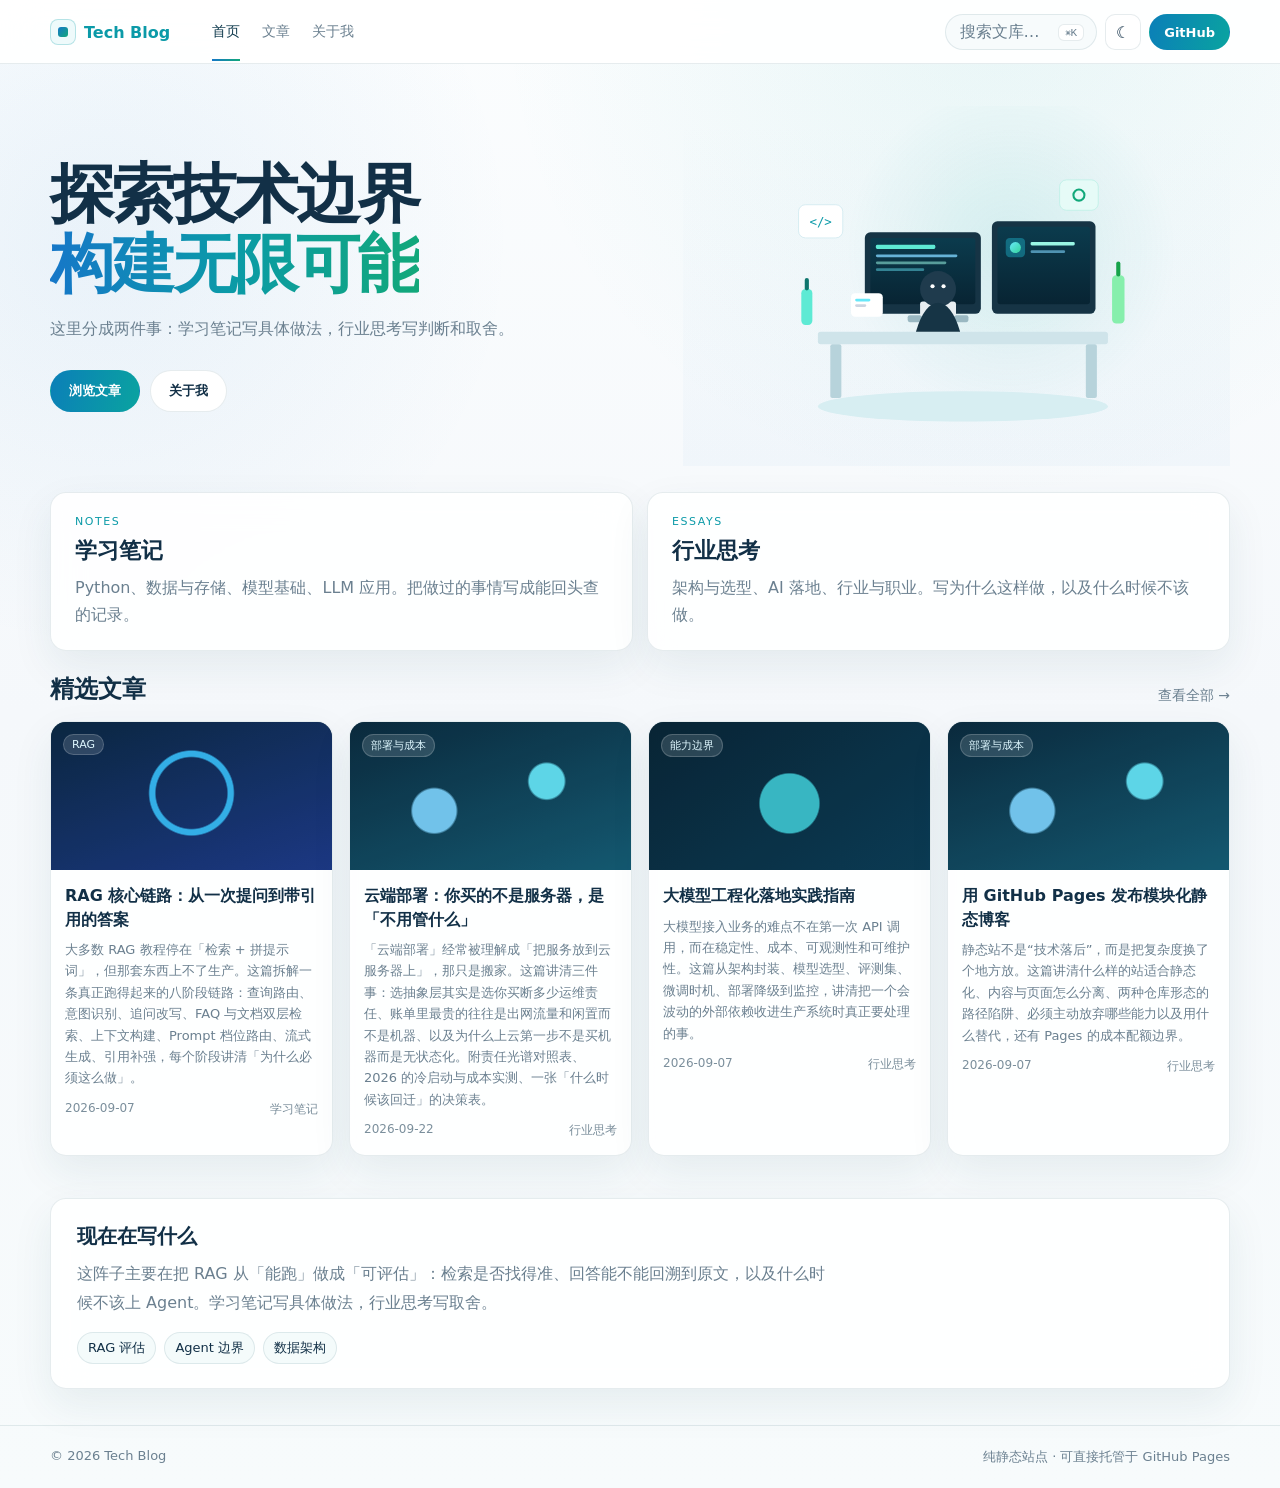
<file: index.html>
<!DOCTYPE html>
<!--
  index.html —— 首页

  这个项目的 HTML 都是"骨架 + 挂载点"：
    · <header class="top-nav">  留空，由 chrome.js 的 mountChrome() 注入导航
    · <footer class="site-footer"> 同上，注入页脚
    · 内容区的 id 是给对应页面 JS 用的锚点（如 #featured-grid）

  三个必须知道的点：
    1. <body data-page="home"> 是本页的"身份标识"。
       chrome.js 拿它决定哪个导航项高亮；taxonomies.js 靠它区分分类页/标签页。
    2. <script type="module"> 是必需的：页面 JS 用了 import 和顶层 await，
       普通 <script> 会直接语法报错。module 脚本默认 defer，不阻塞 HTML 解析。
    3. ⚠️ 页面用 fetch 读 content/*.json，所以不能用 file:// 双击打开
       （会被浏览器的同源策略拦住）。必须起本地服务：python -m http.server 4173
-->
<html lang="zh-CN">
<head>
  <meta charset="UTF-8" />
  <!-- 移动端适配：不加这行，手机上会按 980px 的宽度缩放显示 -->
  <meta name="viewport" content="width=device-width, initial-scale=1" />
  <title>Tech Blog · 探索技术边界</title>
  <meta name="description" content="学习笔记与行业思考。记录具体做法，也记录取舍。" />
  <link rel="icon" href="./assets/svg/favicon.svg" />
  <link rel="stylesheet" href="./assets/css/main.css" />
  <!-- 首页入口脚本：注入导航/页脚 + 渲染精选文章与「现在在写什么」 -->
  <script type="module" src="./assets/js/pages/home.js"></script>
</head>
<body data-page="home">
  <!-- 空容器，内容由 chrome.js 填充（详见文件头说明） -->
  <header class="top-nav"></header>

  <main>
    <!-- ── Hero：标题 + 两个行动按钮 + 右侧插画 ── -->
    <section class="shell hero">
      <div>
        <h1>探索技术边界<br /><span class="gradient-text">构建无限可能</span></h1>
        <p>这里分成两件事：学习笔记写具体做法，行业思考写判断和取舍。</p>
        <div class="hero-actions">
          <!-- href 先写相对路径，保证 JS 未加载时也能跳转；JS 会用 withBase() 覆盖成带前缀的绝对路径 -->
          <a class="primary-btn" id="browse-link" href="./articles.html">浏览文章</a>
          <a class="ghost-btn" id="about-link" href="./about.html">关于我</a>
        </div>
      </div>
      <!-- 纯装饰：底图由 CSS 的 .desk 用 hero-desk.svg 渲染；aria-hidden 让读屏软件跳过 -->
      <div class="hero-art" aria-hidden="true"><div class="desk"></div></div>
    </section>

    <!-- ── 双入口：两个栏目各一张卡片，链接会带 section 参数跳到列表页 ── -->
    <section class="shell path-grid">
      <a class="path-card glass" id="path-notes" href="./articles.html">
        <small>NOTES</small>
        <strong>学习笔记</strong>
        <span>Python、数据与存储、模型基础、LLM 应用。把做过的事情写成能回头查的记录。</span>
      </a>
      <a class="path-card glass" id="path-essays" href="./articles.html">
        <small>ESSAYS</small>
        <strong>行业思考</strong>
        <span>架构与选型、AI 落地、行业与职业。写为什么这样做，以及什么时候不该做。</span>
      </a>
    </section>

    <!-- ── 精选文章：卡片由 home.js 按 site.json 里的 featured（4 个 slug）渲染 ── -->
    <section class="shell section">
      <div class="section-head">
        <h2>精选文章</h2>
        <a class="text-link" id="view-all" href="./articles.html">查看全部 →</a>
      </div>
      <div class="article-grid" id="featured-grid"></div>
    </section>

    <!-- ── 「现在在写什么」：标题、正文、话题胶囊都来自 site.json 的 now 字段 ── -->
    <section class="shell now-block glass">
      <div>
        <h2 id="now-title">现在在写什么</h2>
        <p id="now-text"></p>
        <div class="skill-pills" id="now-topics"></div>
      </div>
    </section>
  </main>

  <footer class="site-footer"></footer>
</body>
</html>
</file>
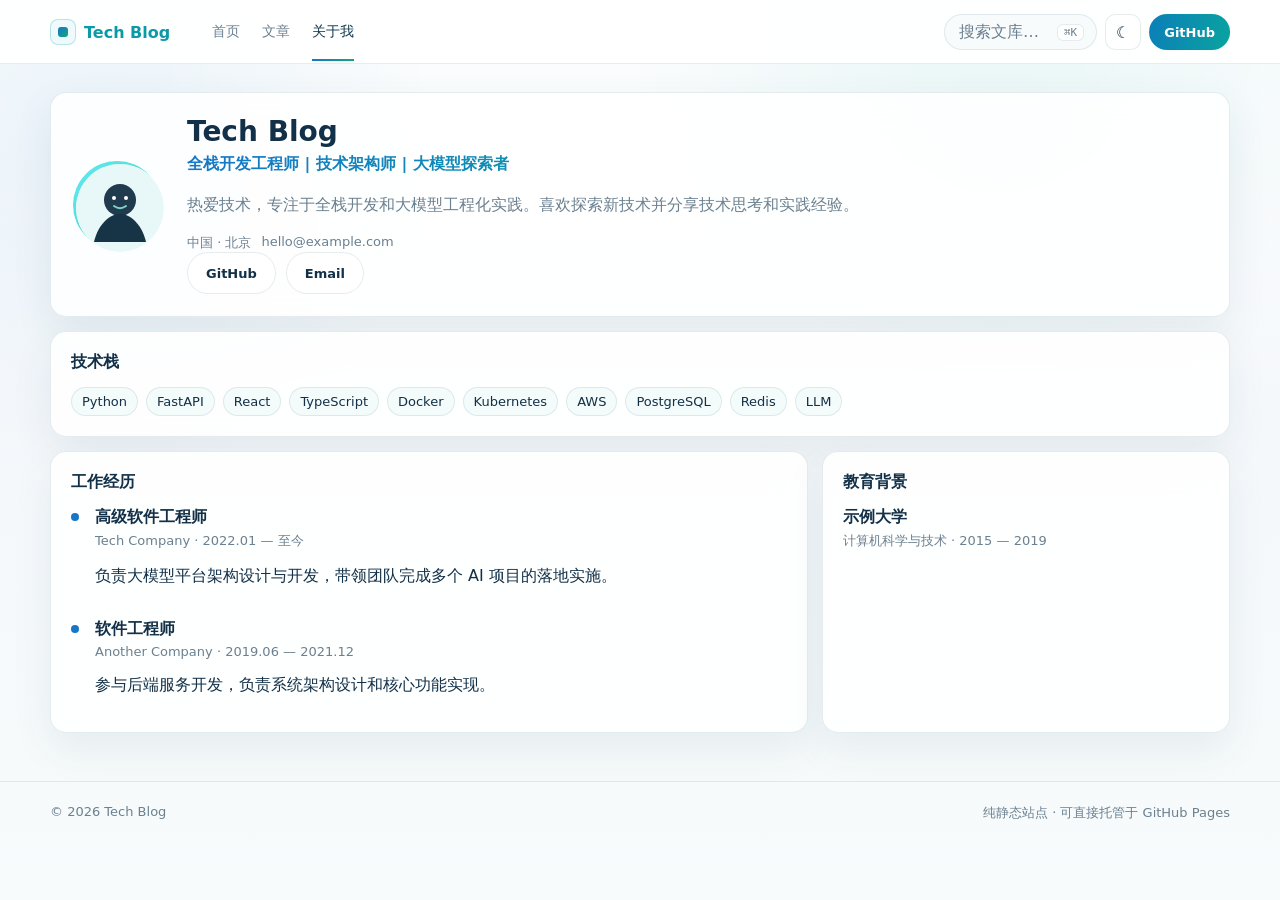
<file: about.html>
<!DOCTYPE html>
<!--
  about.html —— 关于我

  同样是空壳页面：整个内容由 about.js 读取 content/profile.json 后渲染。
  想改头像、简介、技术栈、工作经历、教育背景，改 JSON 即可，不用碰 HTML/JS。
-->
<html lang="zh-CN">
<head>
  <meta charset="UTF-8" />
  <meta name="viewport" content="width=device-width, initial-scale=1" />
  <title>关于我 · Tech Blog</title>
  <link rel="icon" href="./assets/svg/favicon.svg" />
  <link rel="stylesheet" href="./assets/css/main.css" />
  <script type="module" src="./assets/js/pages/about.js"></script>
</head>
<body data-page="about">
  <header class="top-nav"></header>
  <!-- 名片 / 技术栈 / 工作经历 / 教育背景 四个区块都插在这里 -->
  <main class="shell page" id="about-root"></main>
  <footer class="site-footer"></footer>
</body>
</html>
</file>
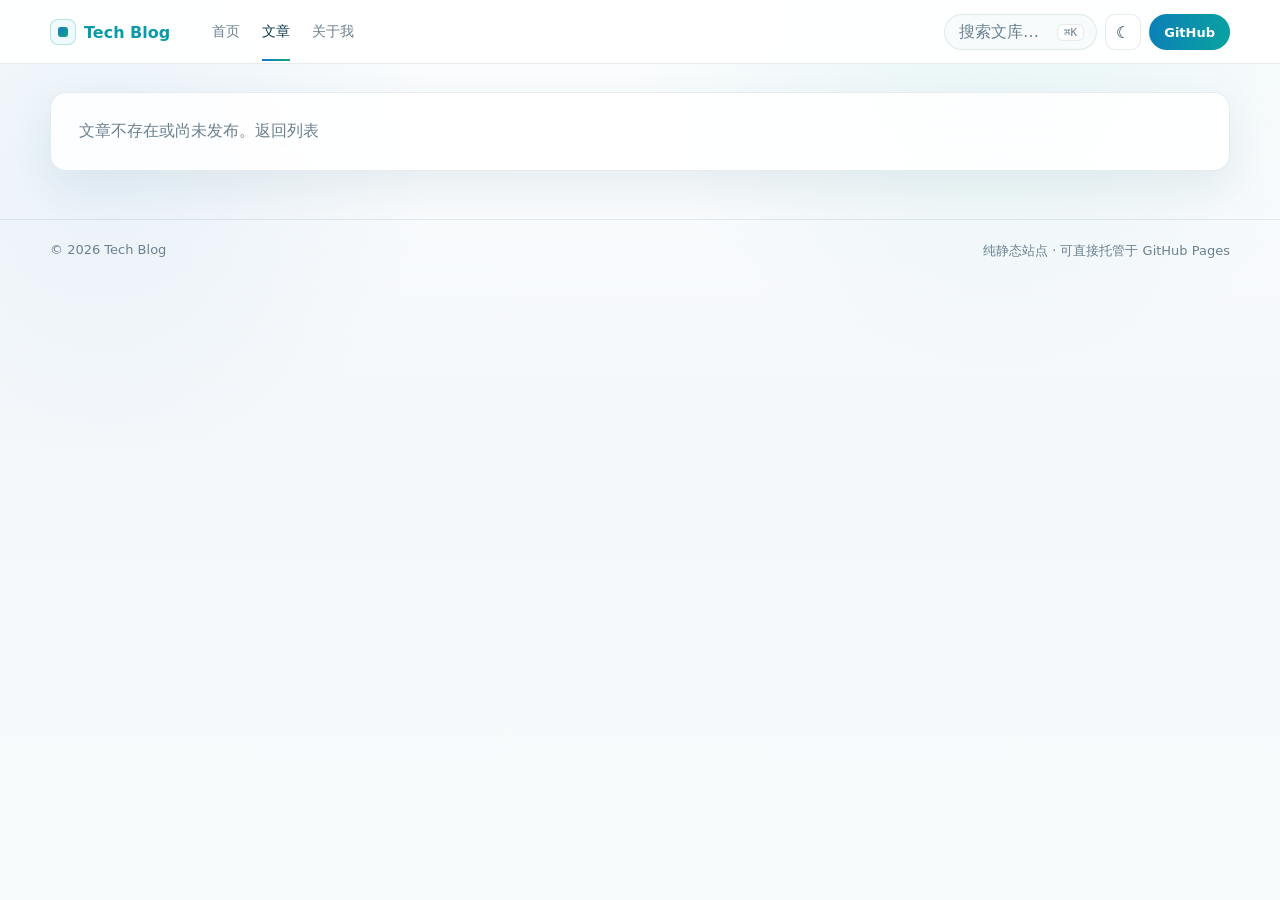
<file: article.html>
<!DOCTYPE html>
<!--
  article.html —— 文章详情页

  这是一个"空壳页面"：整个正文区域只有 #article-root 一个 div，
  文章不存在时的提示、目录、信息卡、Markdown 正文、相关文章，
  全部由 article.js 拼好 HTML 后一次性塞进去。

  地址格式：article.html?slug=文章slug
    slug 对应 content/articles.json 里的 slug 字段；
    查不到（未发布 / 拼错）时，页面会显示"文章不存在或尚未发布"。
-->
<html lang="zh-CN">
<head>
  <meta charset="UTF-8" />
  <meta name="viewport" content="width=device-width, initial-scale=1" />
  <title>文章详情 · Tech Blog</title>
  <!-- 标题会在 JS 加载后被改成「文章标题 · 站名」，这里只是首屏的占位 -->
  <link rel="icon" href="./assets/svg/favicon.svg" />
  <link rel="stylesheet" href="./assets/css/main.css" />
  <script type="module" src="./assets/js/pages/article.js"></script>
</head>
<!-- data-page 是 "articles"：让导航栏的「文章」项在详情页也保持高亮 -->
<body data-page="articles">
  <header class="top-nav"></header>
  <!-- 唯一的内容挂载点，见 article.js 的 $("#article-root").innerHTML = ... -->
  <main class="shell page" id="article-root"></main>
  <footer class="site-footer"></footer>
</body>
</html>
</file>
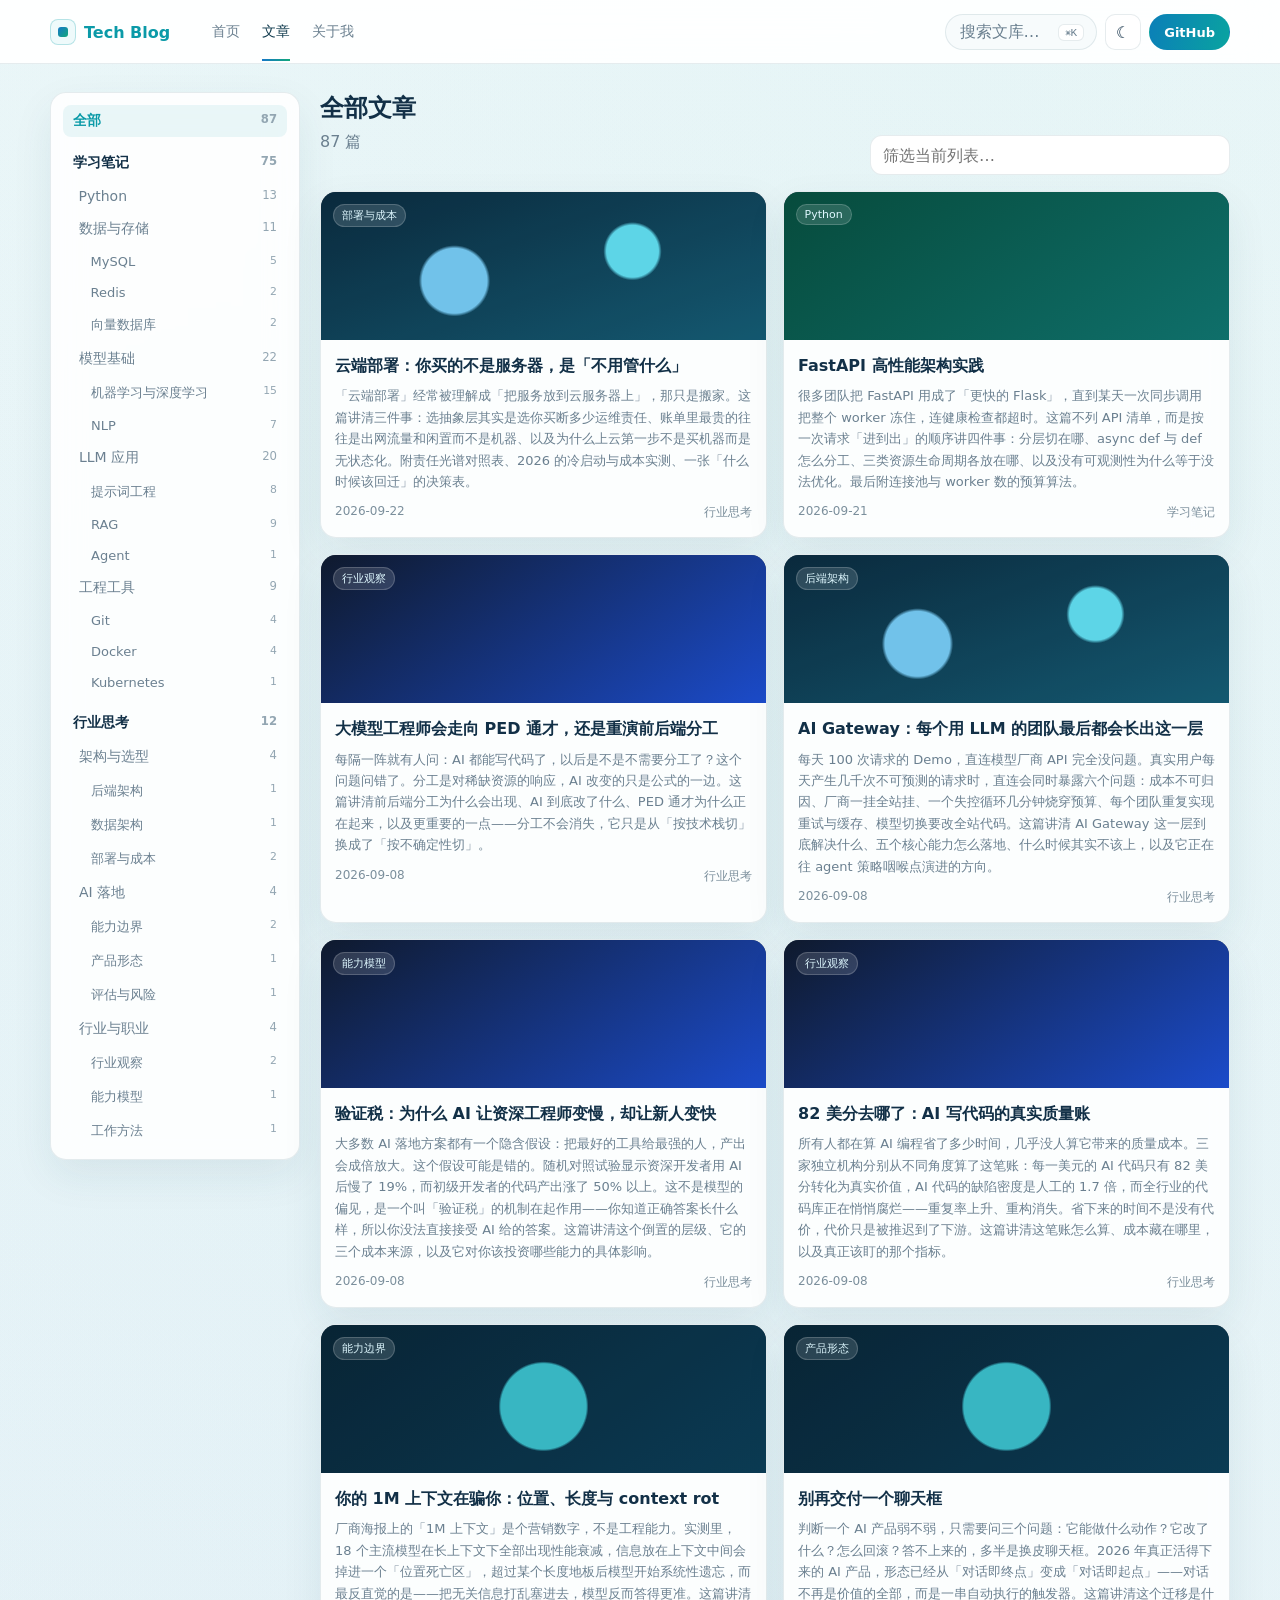
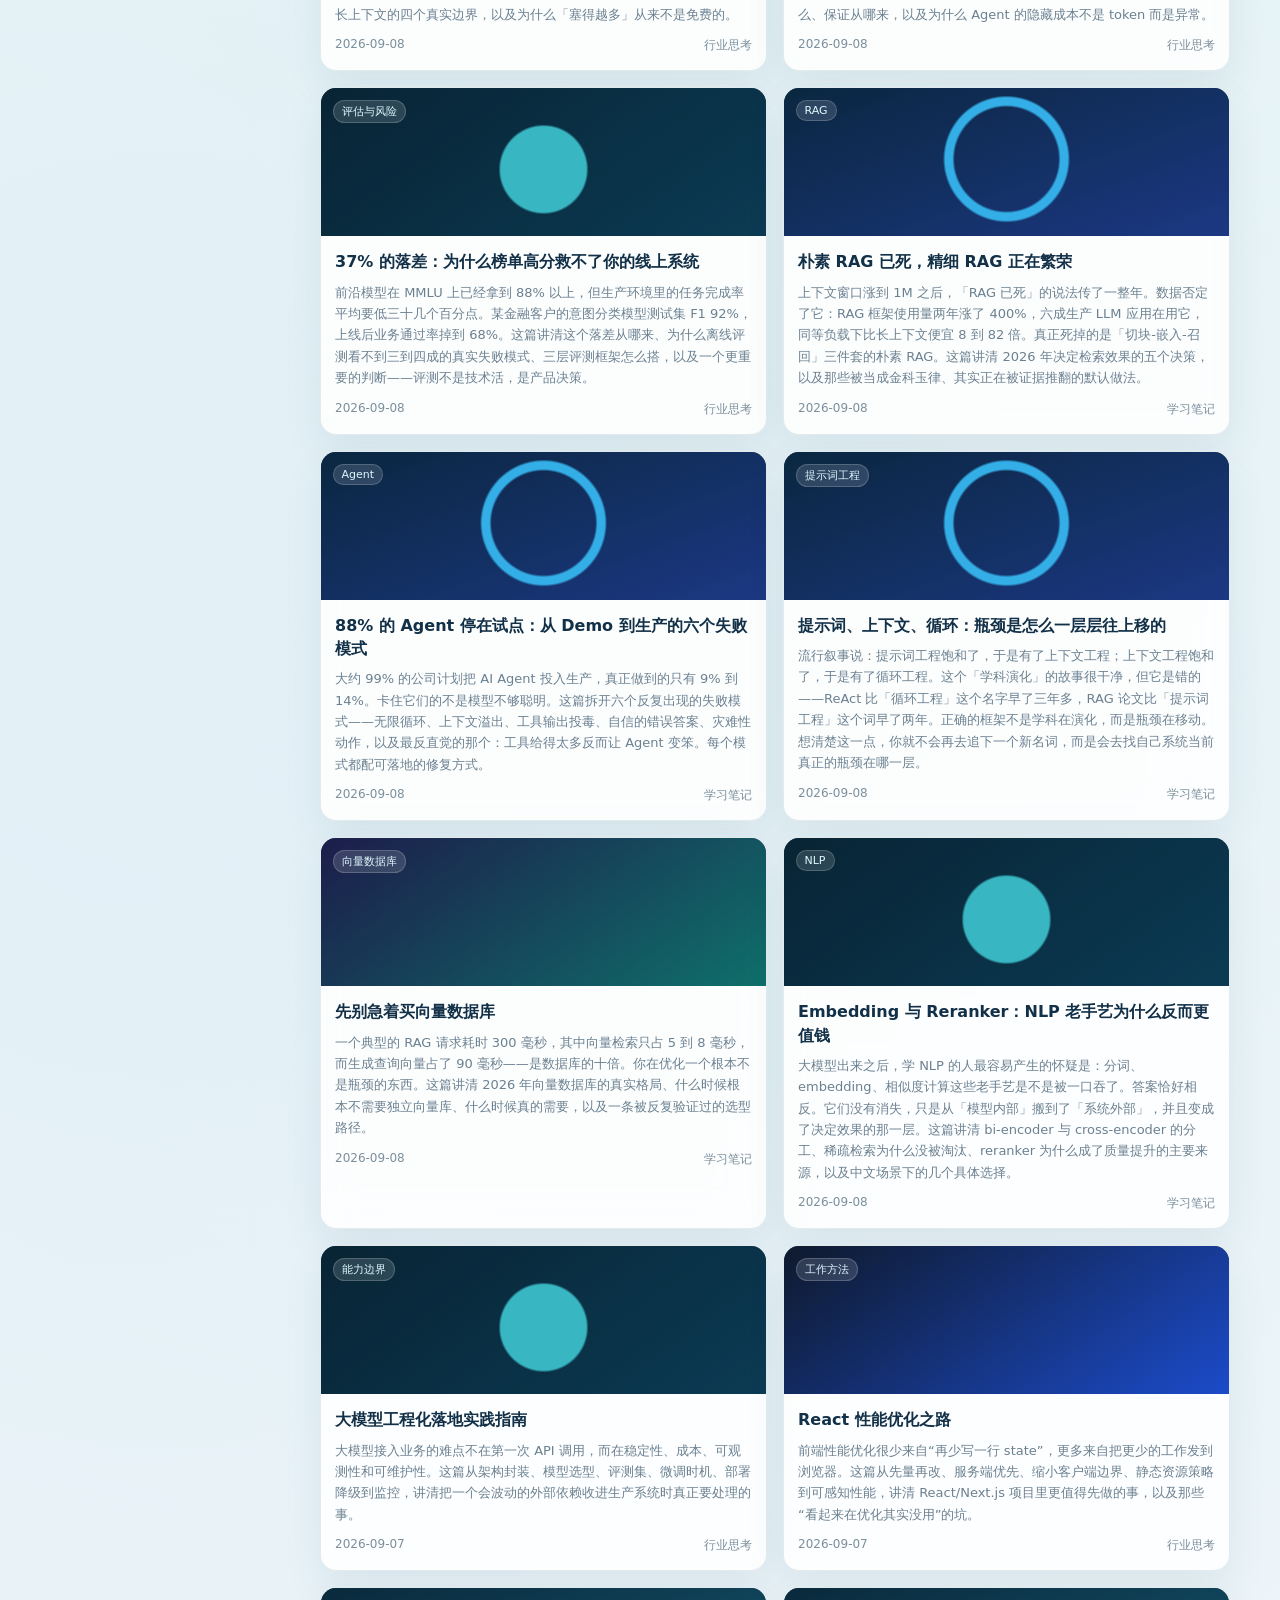
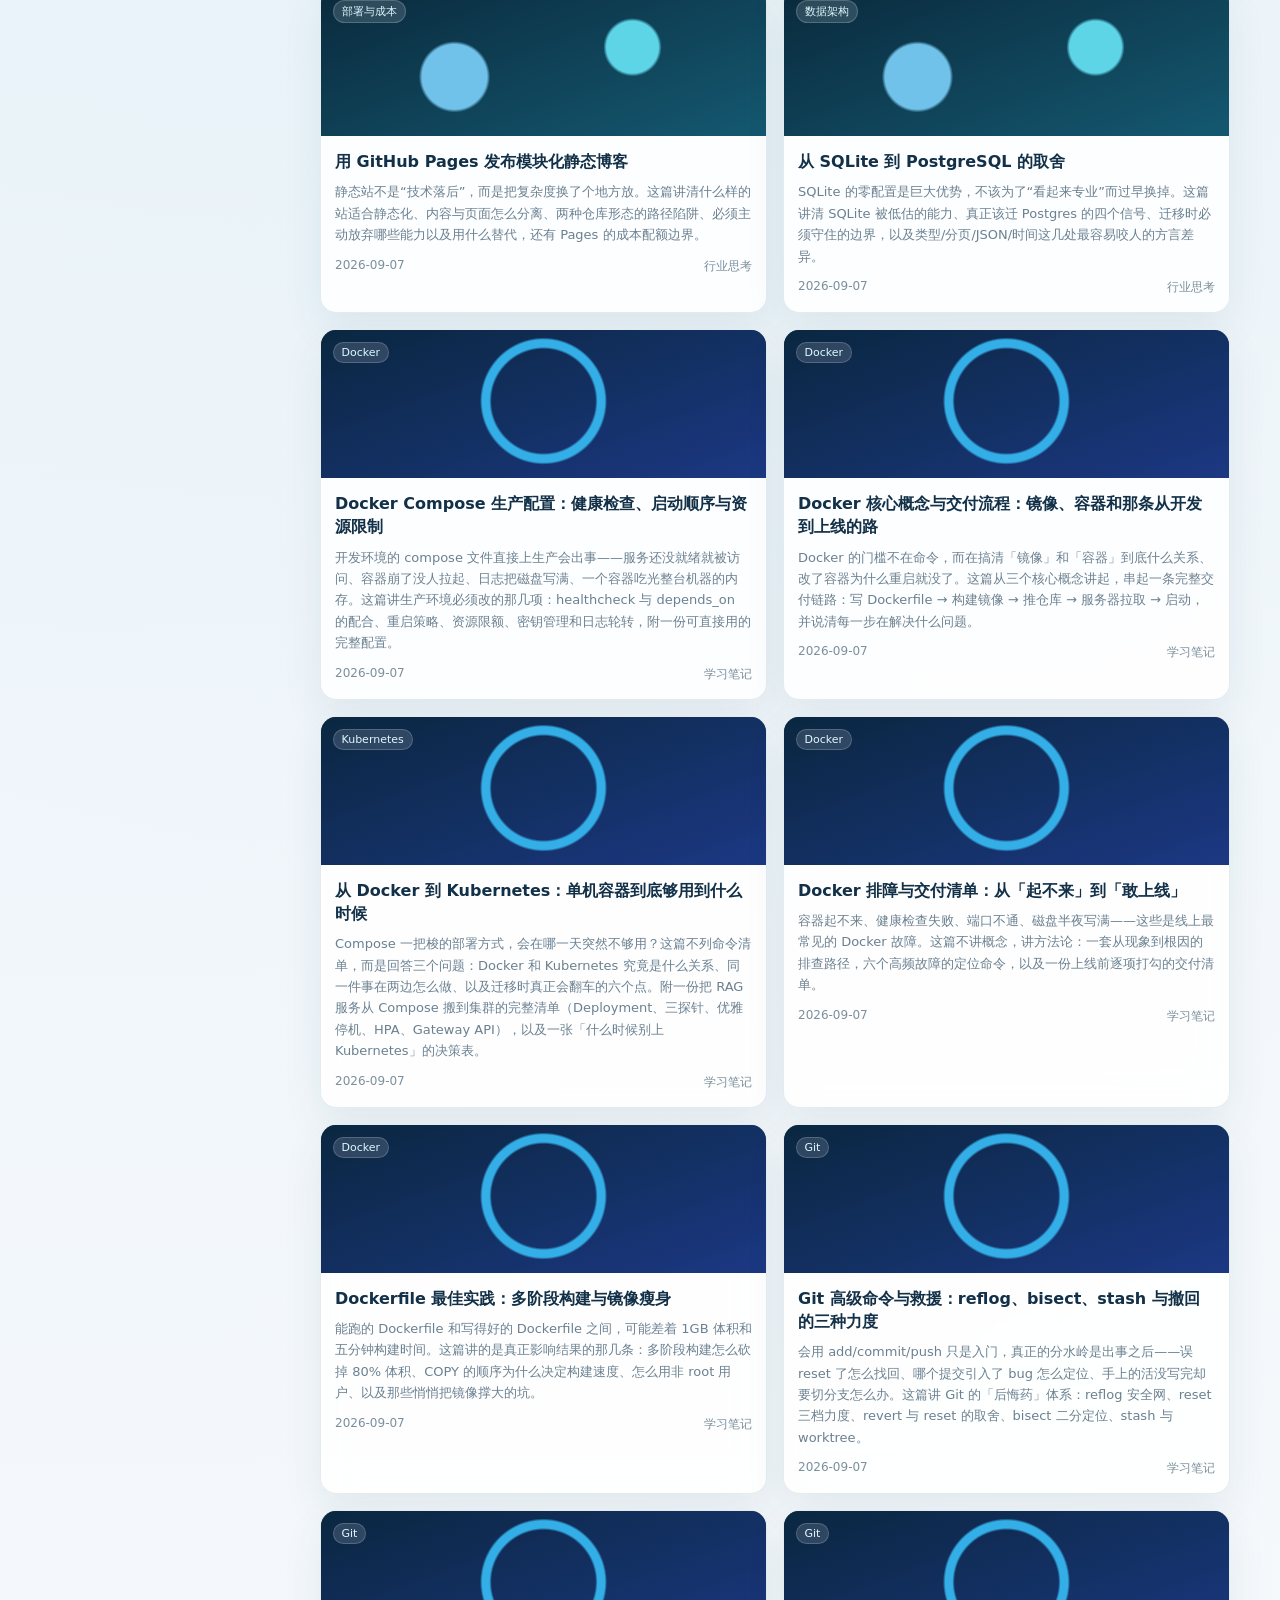
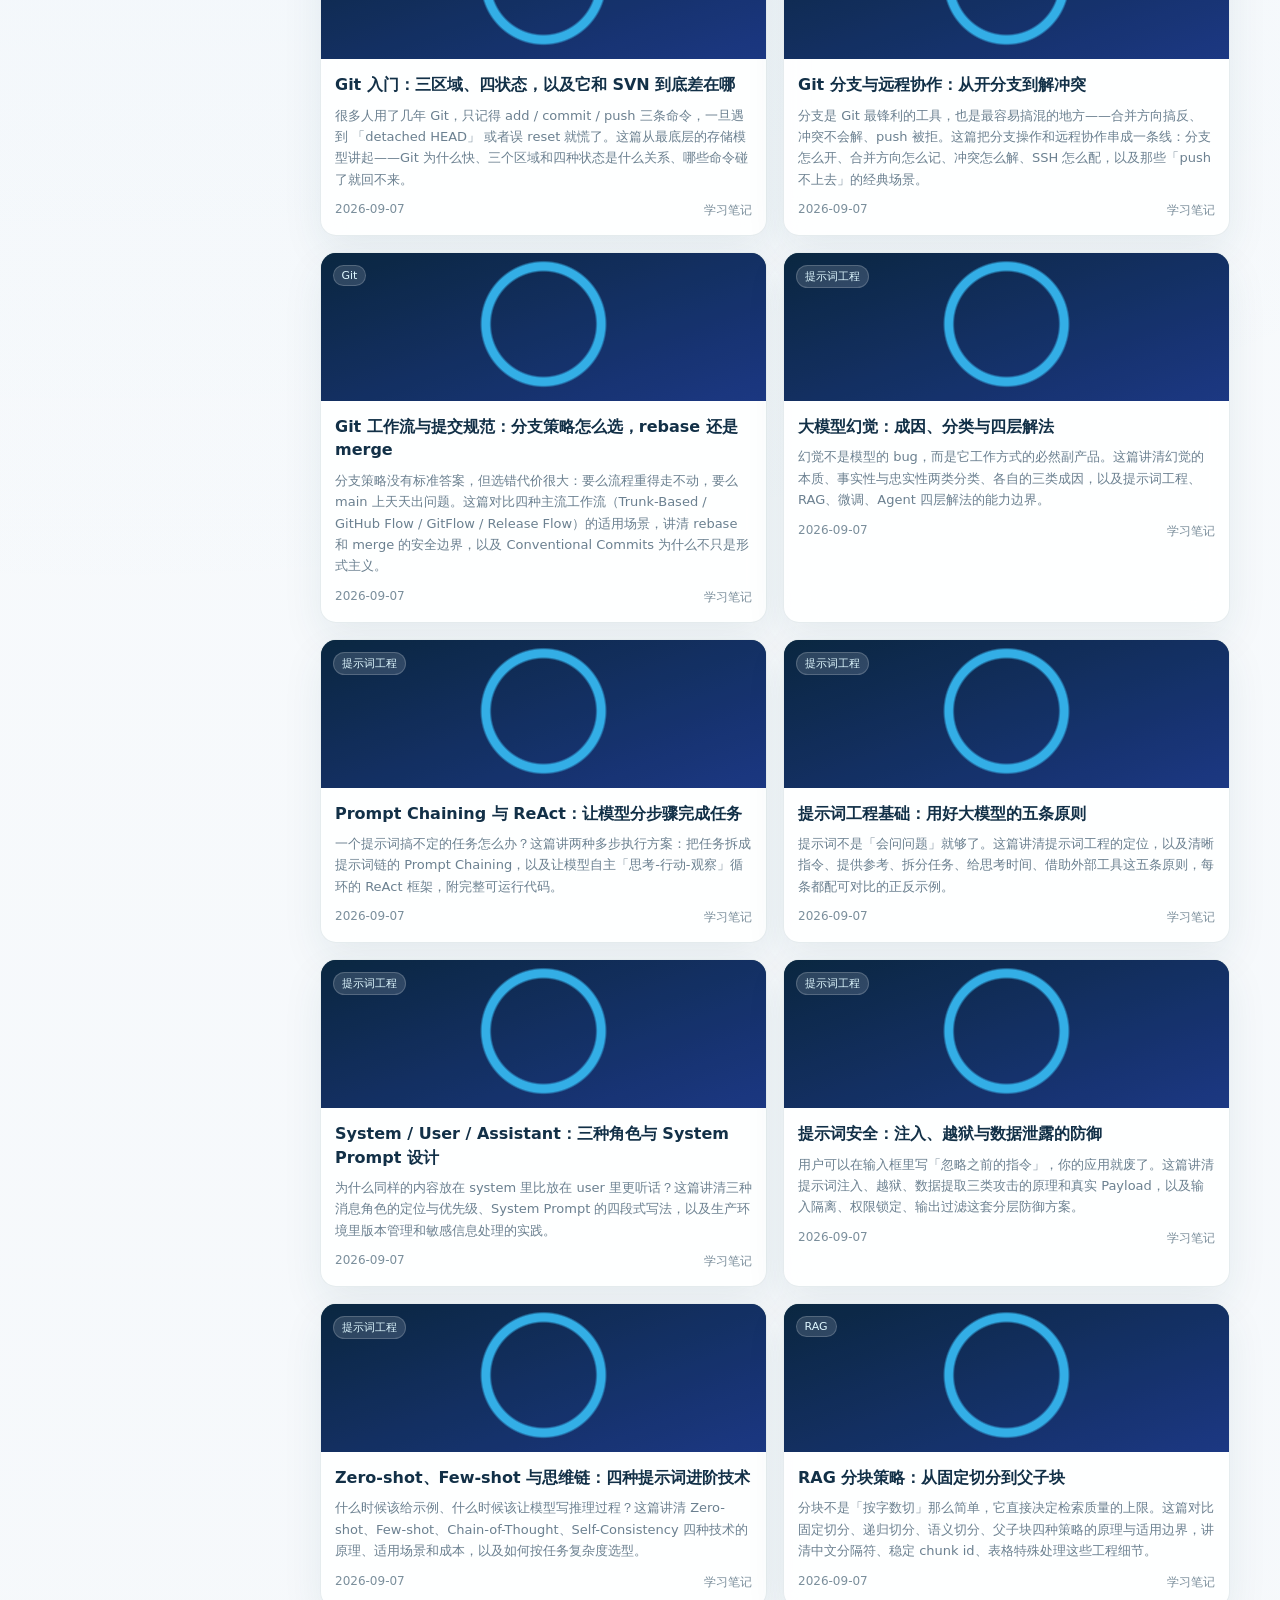
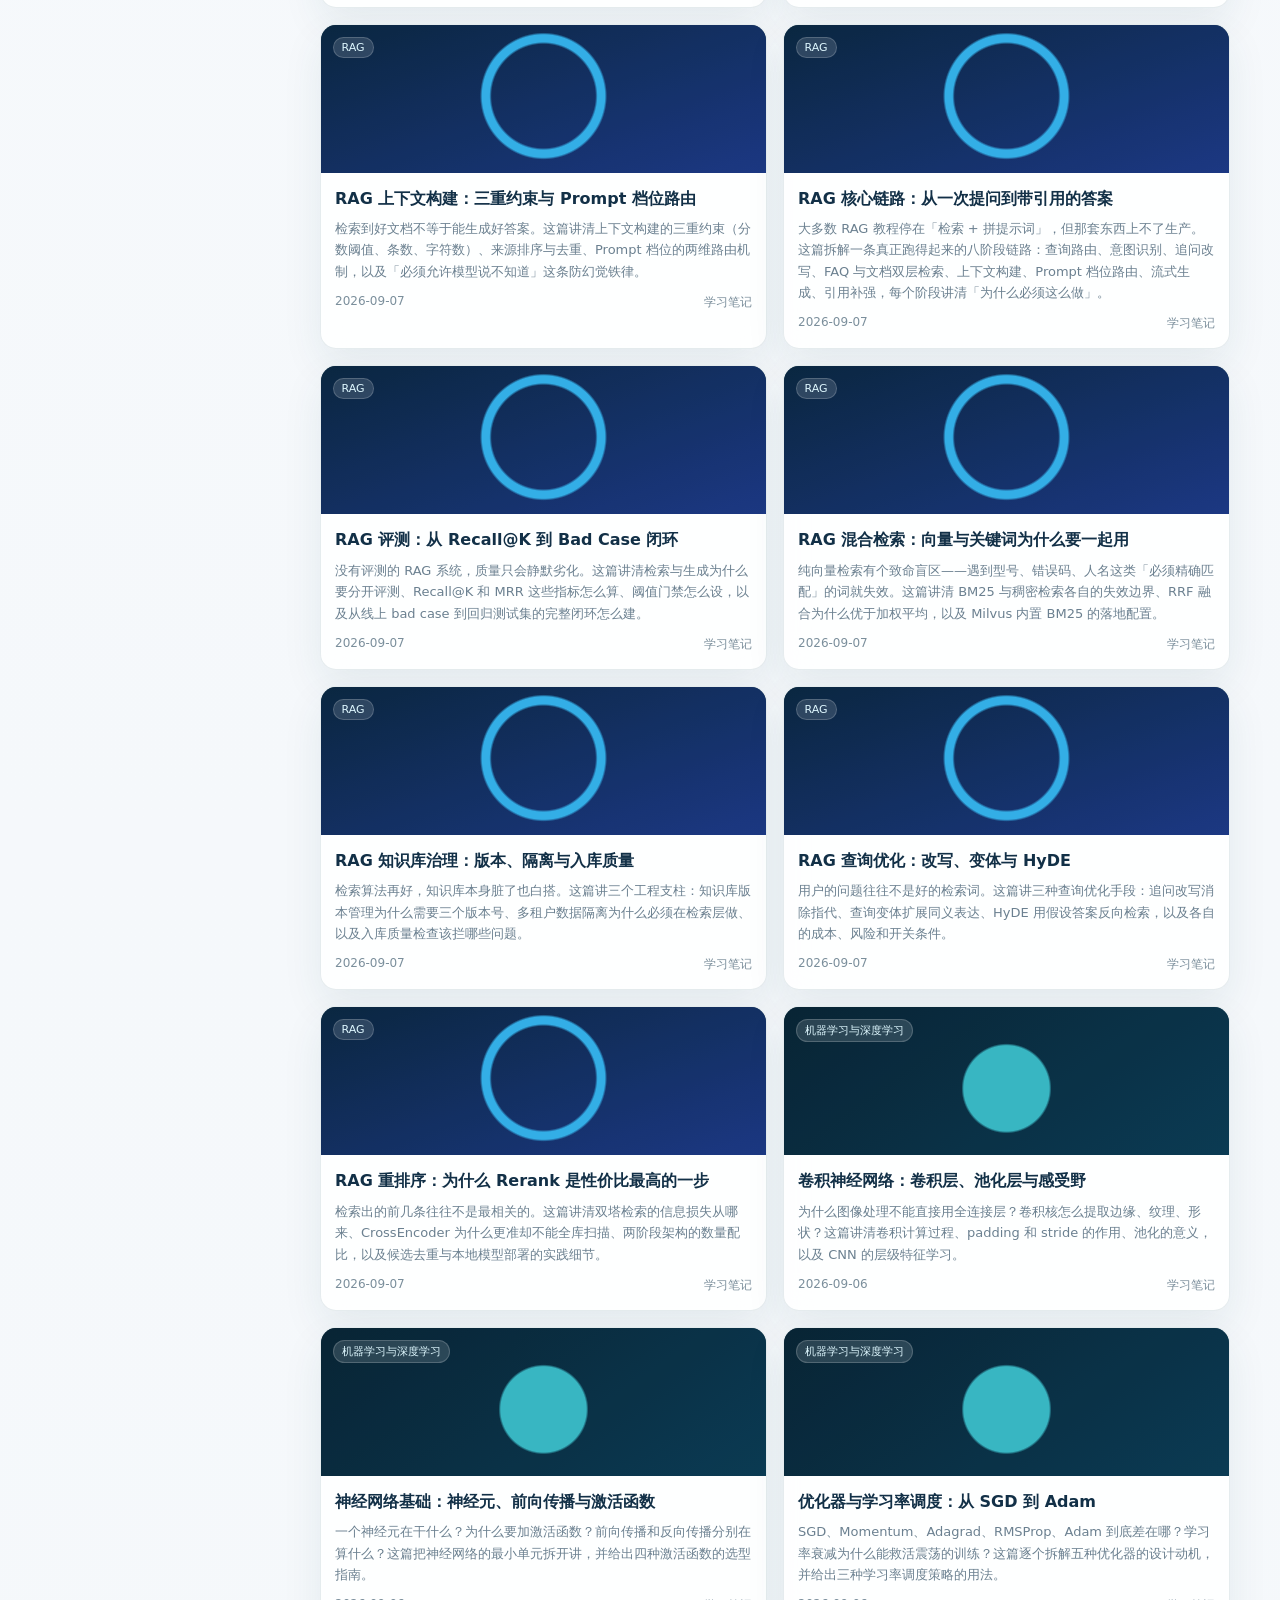
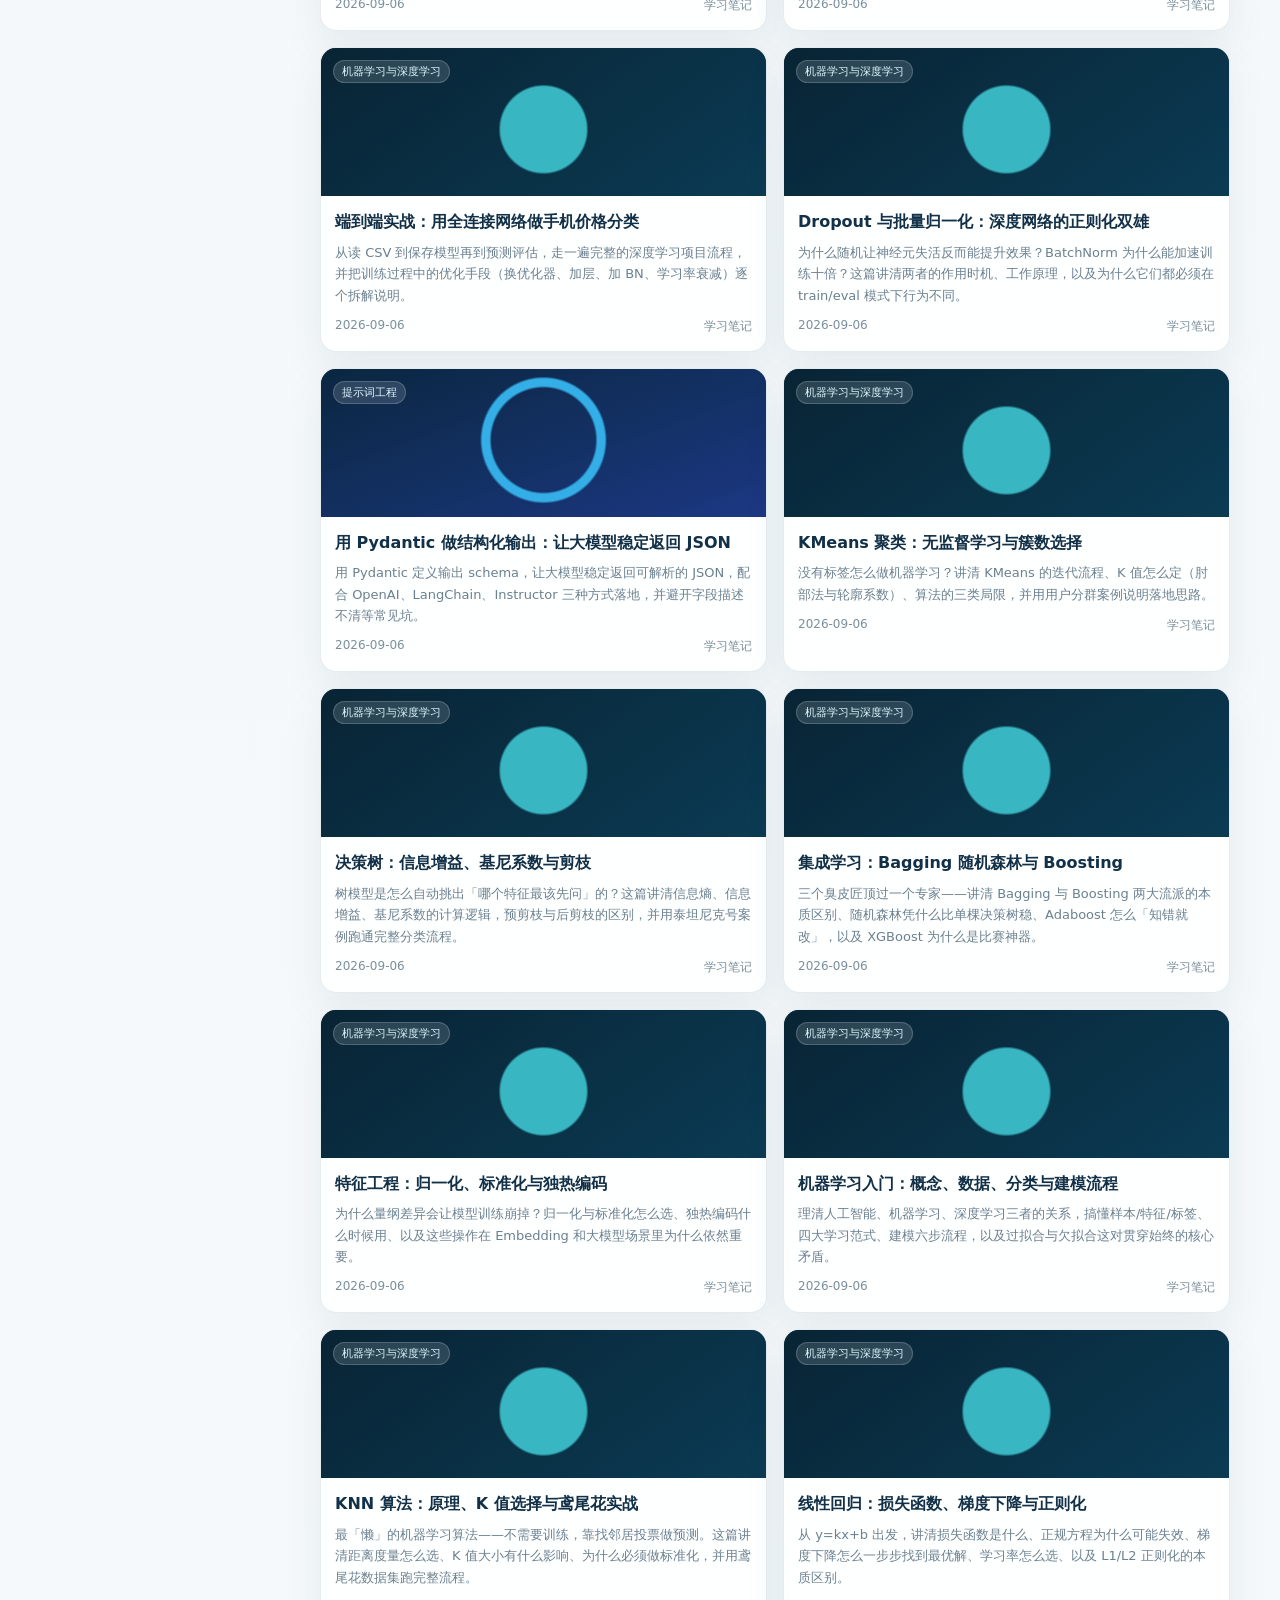
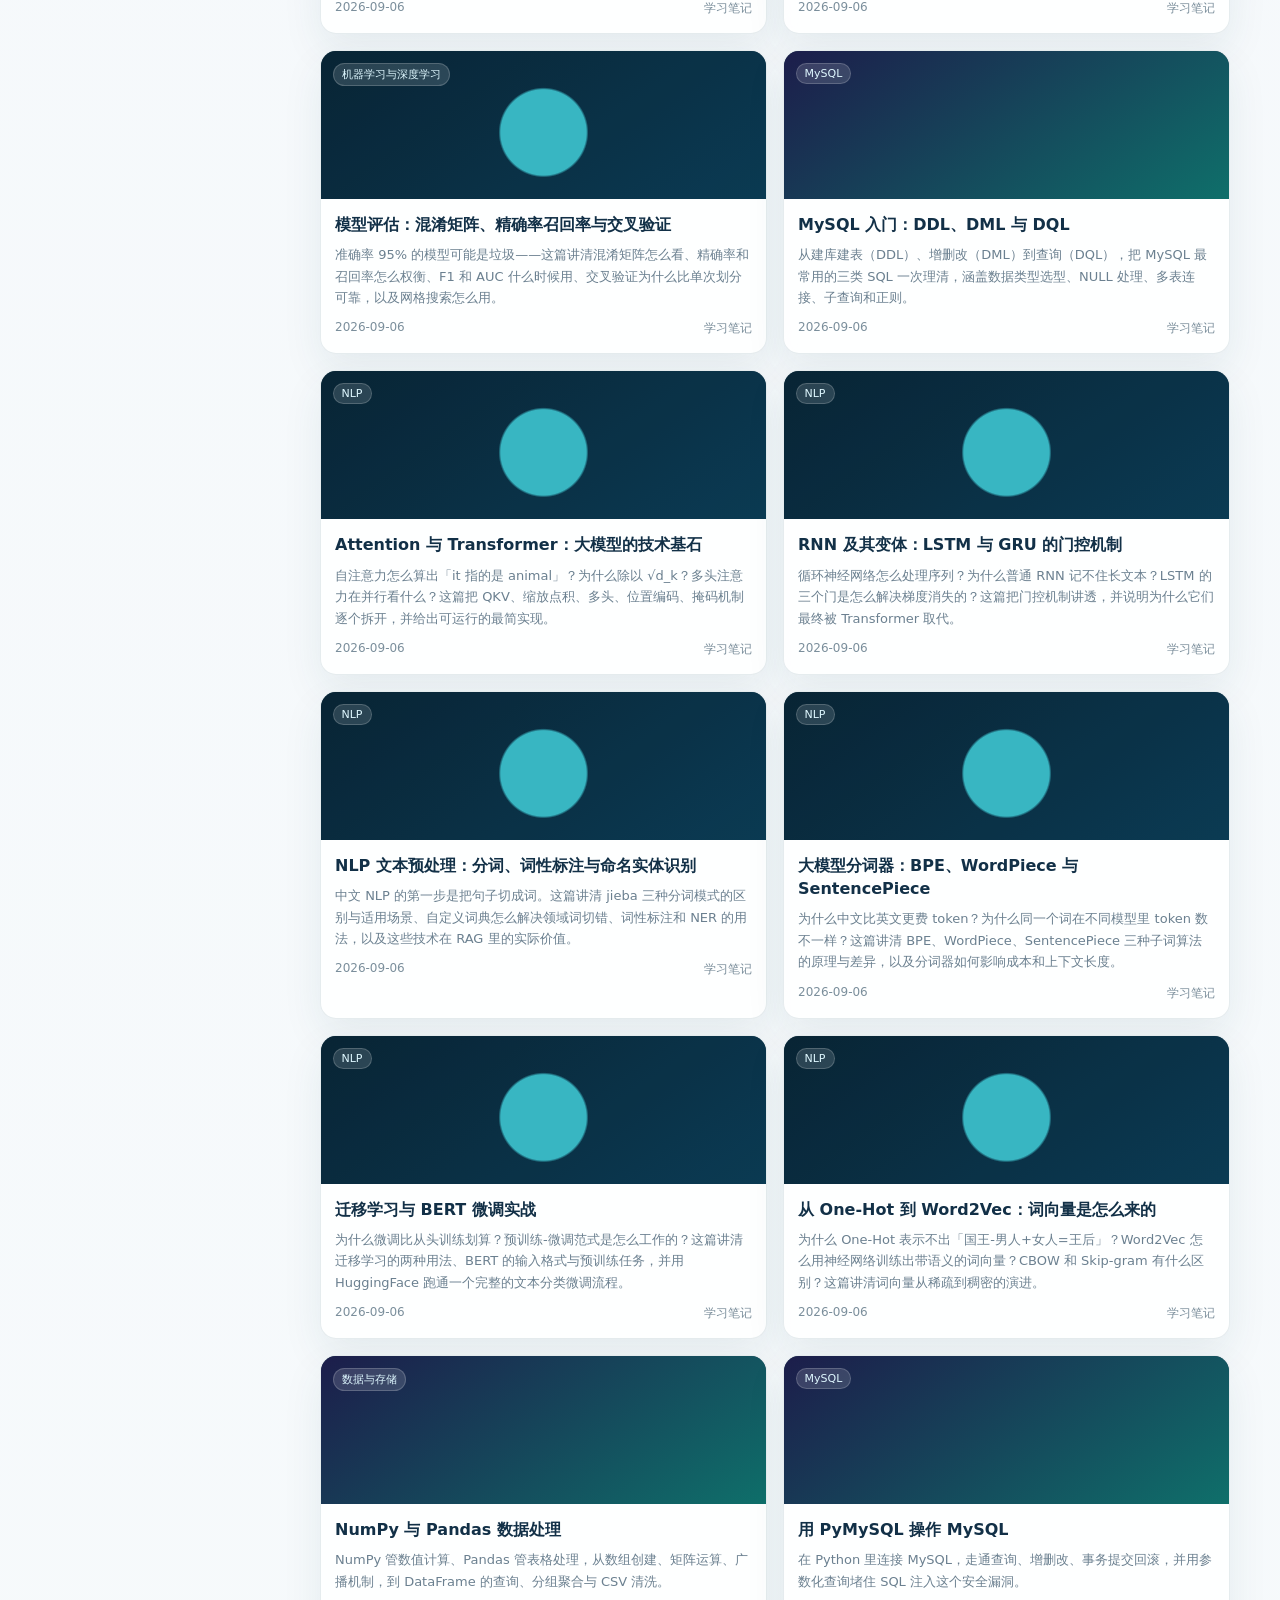
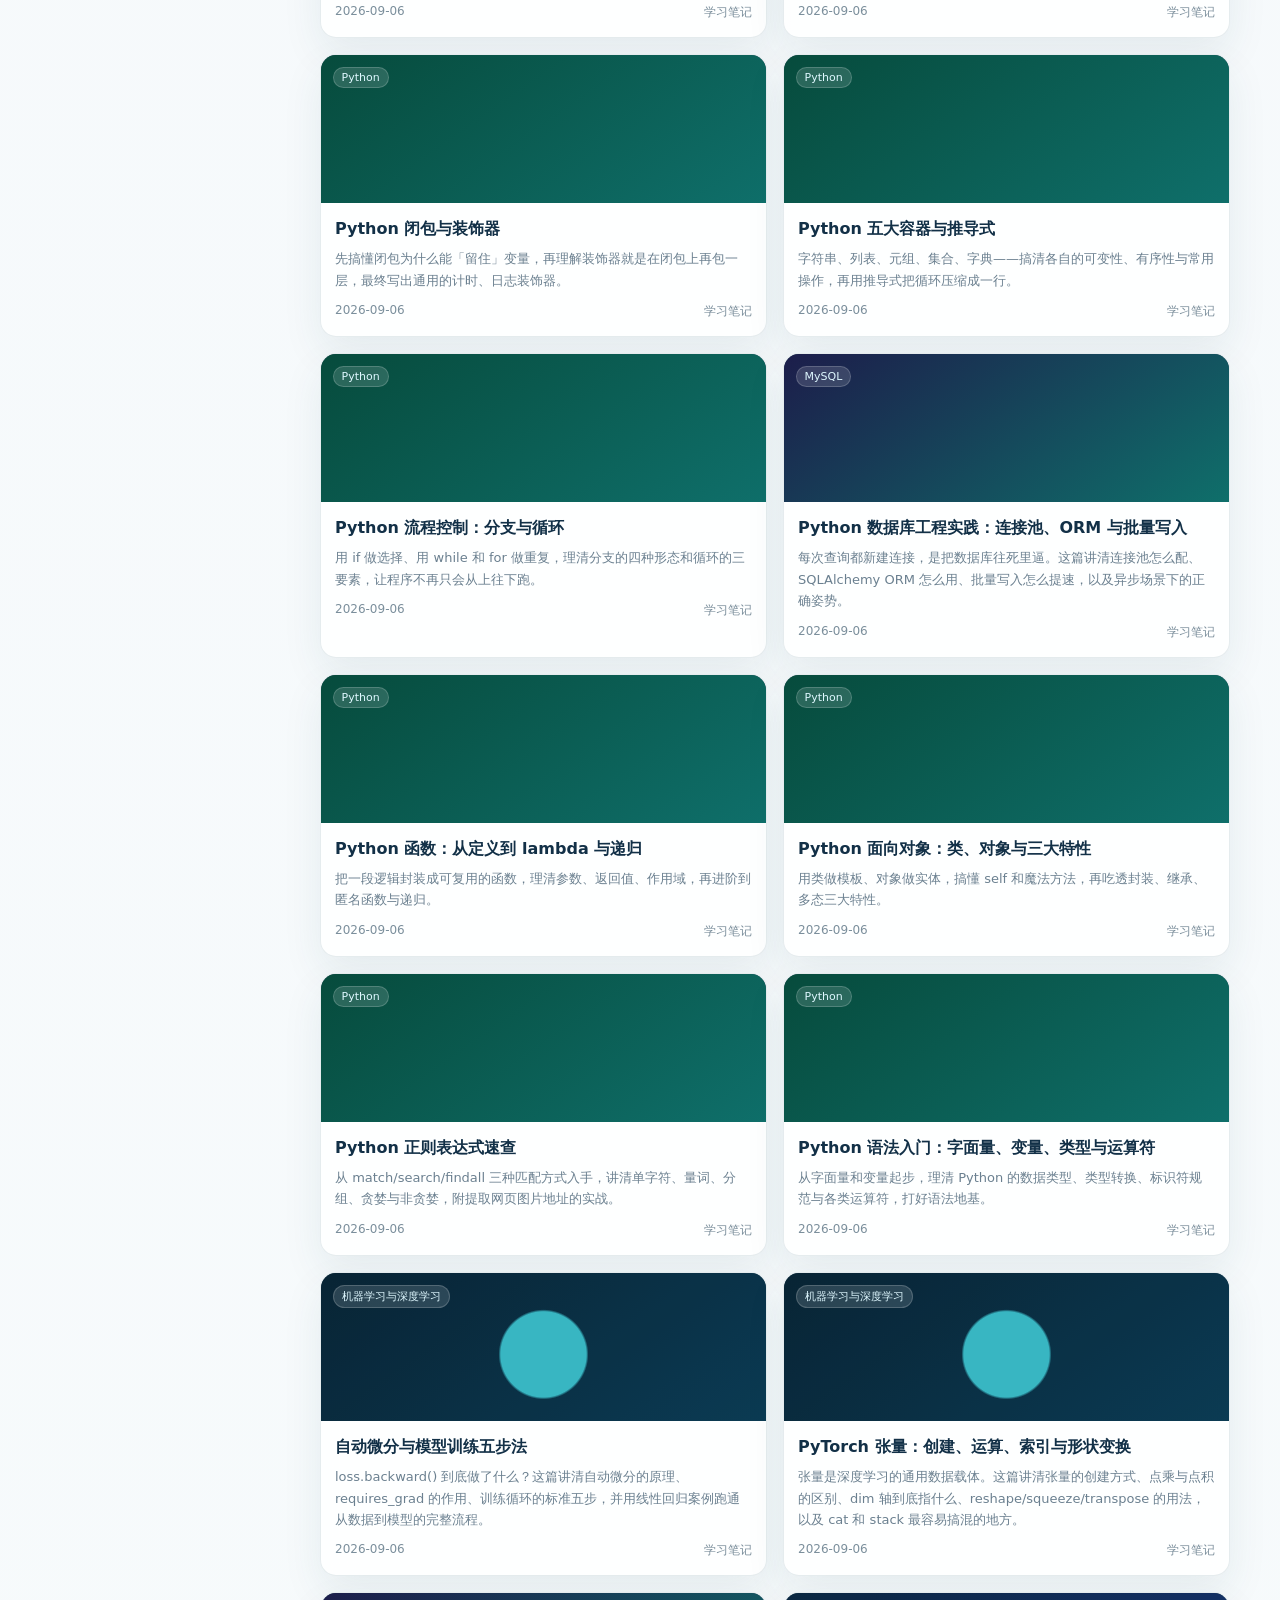
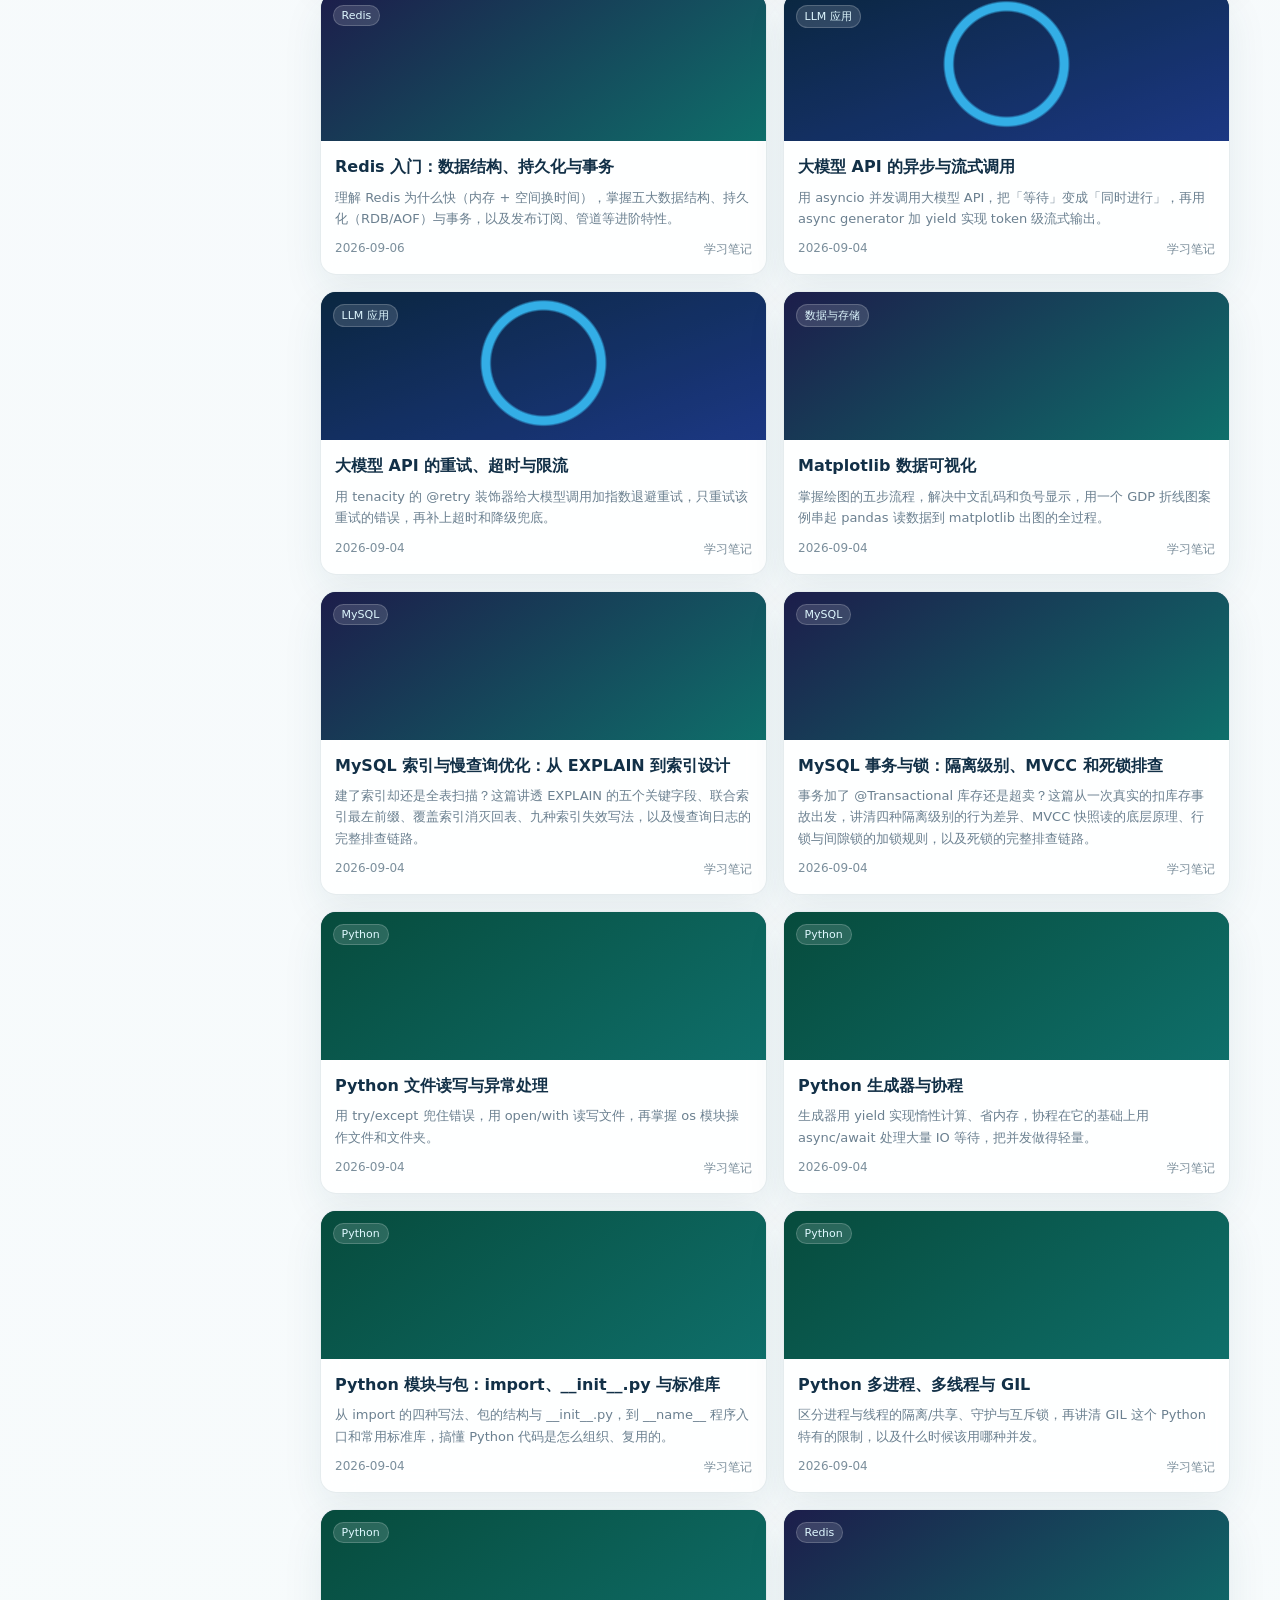
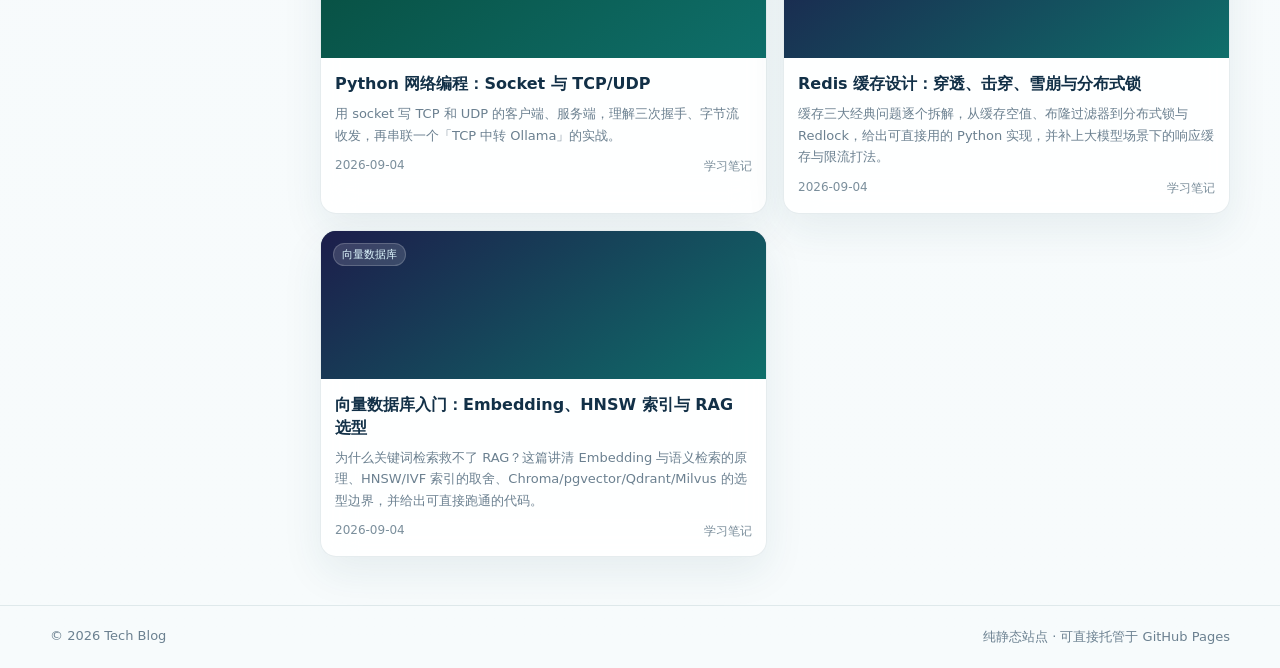
<file: articles.html>
<!DOCTYPE html>
<!--
  articles.html —— 文章列表 / 归档页

  页面状态全部来自 URL 查询串，由 articles.js 读取：
    ?section=学习笔记              某栏目下的全部文章
    ?section=学习笔记&topic=LLM 应用  某分类下的文章
    &subtopic=RAG                  再细一层
    &q=关键词                      叠加关键词筛选

  结构：左 250px 分类侧栏（#article-side，由 JS 遍历分类树生成）
        + 右侧列表头（标题 / 篇数 / 搜索框）+ 卡片网格（#article-list）
-->
<html lang="zh-CN">
<head>
  <meta charset="UTF-8" />
  <meta name="viewport" content="width=device-width, initial-scale=1" />
  <title>文章 · Tech Blog</title>
  <link rel="icon" href="./assets/svg/favicon.svg" />
  <link rel="stylesheet" href="./assets/css/main.css" />
  <script type="module" src="./assets/js/pages/articles.js"></script>
</head>
<body data-page="articles">
  <header class="top-nav"></header>

  <!-- .articles-shell 是 CSS Grid 两栏容器；.page 提供上下留白 -->
  <main class="shell page articles-shell">
    <!-- 左侧分类树：内容由 articles.js 的 renderSide() 生成，每项自带文章数 -->
    <aside class="article-side glass" id="article-side"></aside>

    <section>
      <div class="list-head">
        <div>
          <!-- 标题显示当前分类名，没筛选时是「全部文章」 -->
          <h1 id="list-heading">全部文章</h1>
          <p class="page-lead" id="list-count"></p>
        </div>
        <!-- 搜索框：输入即筛选当前分类下的文章（不跳页、不请求网络） -->
        <input class="search-field" id="list-search" type="search" placeholder="筛选当前列表…" />
      </div>
      <!-- .article-grid-2 把默认 4 列改成 2 列，卡片更宽、摘要看得更全 -->
      <div class="article-grid article-grid-2" id="article-list"></div>
    </section>
  </main>

  <footer class="site-footer"></footer>
</body>
</html>
</file>
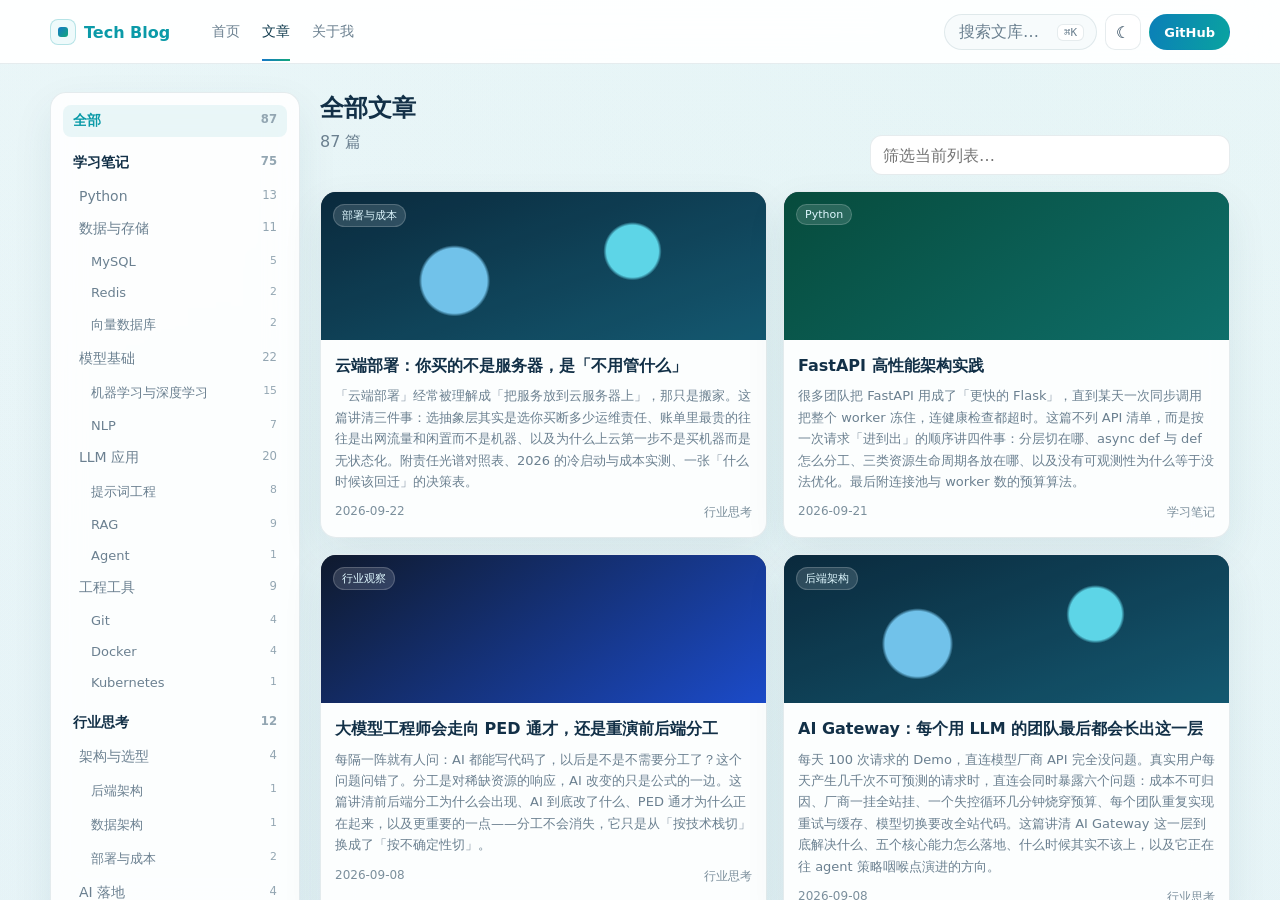
<file: categories.html>
<!DOCTYPE html>
<!--
  categories.html —— 分类总览页（当前被"合并"，直接跳转）

  现状：这个页面已经被合并进 articles.html，所以整页只做一件事——
        用 <meta http-equiv="refresh"> 立刻跳转到 ./articles.html。

  关于 taxonomies.js：
    assets/js/pages/taxonomies.js 本来是给本页（以及 tags.html）用的，
    会读取 <body data-page="categories"> 生成分类卡片。
    现在没有任何 HTML 引用它，属于"保留但未被引用"的备用代码
    （README 里把「独立分类/标签页」归为已舍弃的能力）。
    若要恢复本页：把 body 改成带 data-page="categories" 的常规结构，
    加上 <script type="module" src="./assets/js/pages/taxonomies.js"> 即可，
    JS 那边已经写好了分支。
-->
<html lang="zh-CN">
<head>
  <meta charset="UTF-8" />
  <!-- content="0; url=..."：0 秒后立即跳转。保留 <a> 是为了 refresh 被禁用时仍有出路 -->
  <meta http-equiv="refresh" content="0; url=./articles.html" />
  <title>已合并到文章</title>
</head>
<body>
  <p><a href="./articles.html">前往文章</a></p>
</body>
</html>
</file>
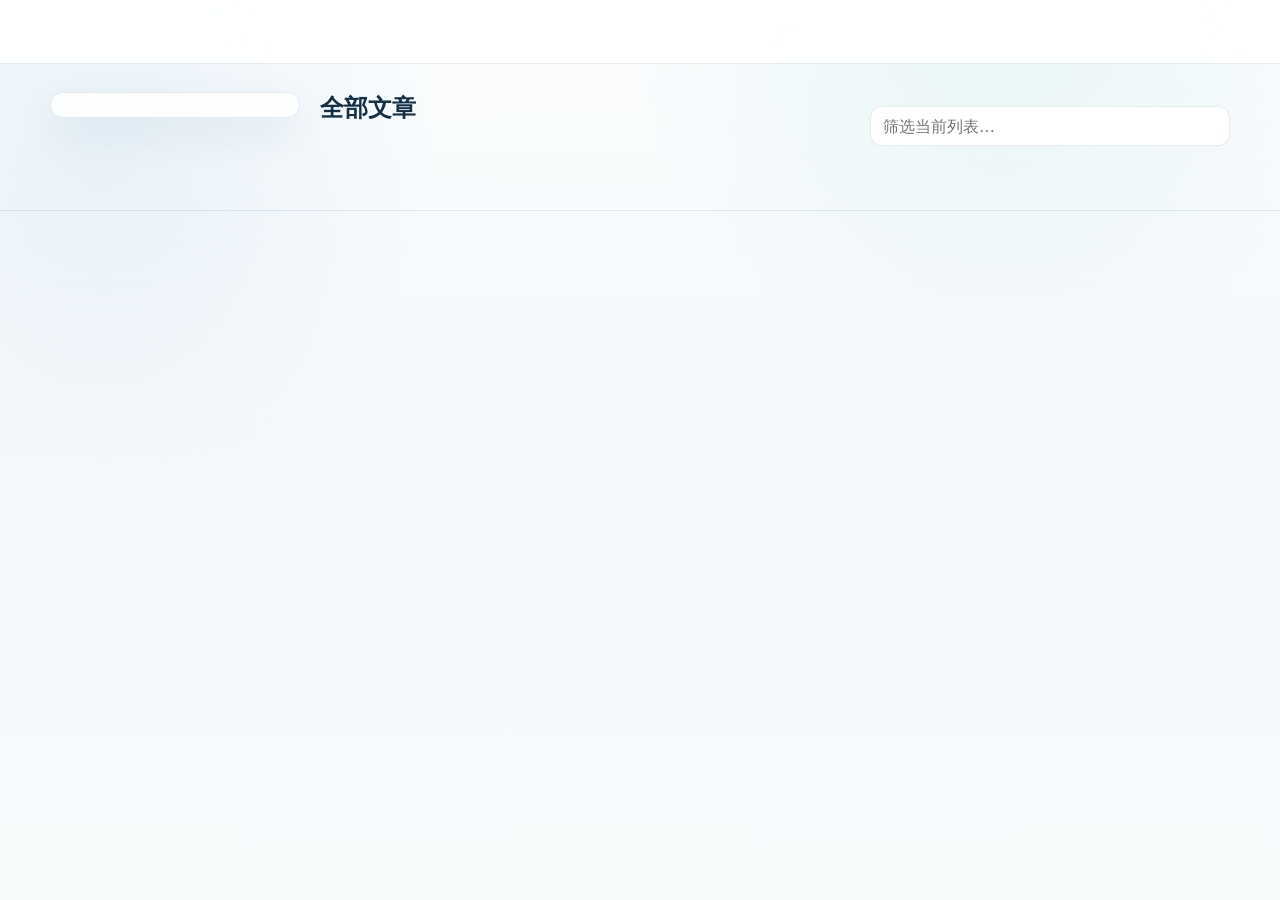
<file: tags.html>
<!DOCTYPE html>
<!--
  tags.html —— 标签总览页（当前被"合并"，直接跳转）

  与 categories.html 完全同构：整页只负责跳转到 ./articles.html。
  两者原本共用 assets/js/pages/taxonomies.js，靠 <body data-page> 的值
  （"categories" / "tags"）区分模式；恢复方式见 categories.html 的文件头注释。
-->
<html lang="zh-CN">
<head>
  <meta charset="UTF-8" />
  <meta http-equiv="refresh" content="0; url=./articles.html" />
  <title>已合并到文章</title>
</head>
<body>
  <p><a href="./articles.html">前往文章</a></p>
</body>
</html>
</file>
<file: assets/css/main.css>
/* ============================================================================
   main.css —— 全站唯一样式表

   整体结构（从上到下）：
     0. 设计令牌：CSS 变量 + 深浅两套主题
     1. 基础重置与通用工具类
     2. 外壳：顶部导航 / 页脚
     3. 按钮与表单控件
     4. 首页：Hero / 双入口 / 精选 / 现在在写什么
     5. 文章列表页：侧栏 + 卡片网格
     6. 文章详情页：目录 / 信息卡 / 正文排版 / 架构图 / 阅读进度
     7. 关于我页：名片 / 技术栈 / 时间线
     8. 分类标签页
     9. 搜索弹层
    10. 响应式断点

   学习要点：
     1. 主题靠"变量覆盖"而非"重复写两套样式"：:root 定义一批变量，
        :root[data-theme="dark"] 只覆盖变量值，下面几百行组件样式一行都不用改。
        JS 只需切一个属性（见 theme.js）。
     2. color-mix(in srgb, var(--panel) 88%, transparent) 用来做毛玻璃：
        面板色带着一点透明度，配合 backdrop-filter: blur() 就有玻璃质感。
        ⚠️ 这两条要成对出现，少了 backdrop-filter 就是半透明色块，少了透明度则看不出模糊。
     3. 布局几乎全用 CSS Grid + gap，不写 margin 负值、不用浮动；
        响应式靠改 grid-template-columns 的列数，比改宽度可靠得多。
     4. clamp(最小值, 理想值, 最大值) 做流式字号：40px~64px 之间随视口宽度变化，
        省掉两三个断点（Hero 标题就是这么做的）。
   ============================================================================ */


/* ============================================================================
   0. 设计令牌（Design Tokens）
   ============================================================================ */

/* 浅色主题（默认）。color-scheme 告诉浏览器：滚动条、表单控件也用浅色配色。 */
:root {
  color-scheme: light;
  --bg: #f5f8fb;         /* 页面底色 */
  --bg-2: #eef6f8;       /* 次级底色（用于渐变过渡） */
  --panel: #ffffff;      /* 卡片/面板底色 */
  --text: #123047;       /* 主文字 */
  --muted: #6b8090;      /* 次要文字（说明、日期、元信息） */
  --line: rgba(16, 74, 92, 0.1);   /* 描边：用半透明色，深浅主题下都能融进背景 */
  --blue: #1677c8;       /* 品牌蓝 */
  --teal: #0b9aa8;       /* 品牌青绿（主强调色，链接、高亮都用它） */
  --green: #12a87a;      /* 品牌绿（渐变的收尾色） */
  --navy: #0f3a4d;       /* 深蓝，用于 hover / active 状态 */
  --shadow: 0 16px 40px rgba(20, 72, 90, 0.08);   /* 卡片阴影 */
  --radius: 16px;        /* 卡片圆角基准 */
  --nav-h: 64px;         /* 导航栏高度：吸顶导航、目录吸顶、进度条都要引用它 */
}

/* 深色主题：只覆盖变量，不重复任何组件规则。
   由 theme.js 把 data-theme="dark" 写到 <html> 上生效。 */
:root[data-theme="dark"] {
  color-scheme: dark;
  --bg: #07141c;
  --bg-2: #0b1c26;
  --panel: #10222d;
  --text: #e8f4f7;
  --muted: #8aa0ad;
  --line: rgba(160, 210, 220, 0.12);
  --shadow: 0 16px 40px rgba(0, 0, 0, 0.28);   /* 深色下阴影要更重才有层次 */
}


/* ============================================================================
   1. 基础重置与通用工具类
   ============================================================================ */

/* border-box：让 width 包含 padding 和 border，算尺寸时不用做加减法 */
* { box-sizing: border-box; }

/* 平滑滚动：配合侧栏目录的 #锚点 跳转，滚动到目标时是滑动而不是瞬移 */
html { scroll-behavior: smooth; }

body {
  margin: 0;
  min-height: 100vh;
  color: var(--text);
  /* 中文字体放前面：先找 PingFang / Noto，都没有再退回系统默认 */
  font-family: Inter, "PingFang SC", "Noto Sans SC", ui-sans-serif, system-ui, sans-serif;
  /* 三层背景：两个径向渐变做"光晕"，一层线性渐变做整体底色 */
  background:
    radial-gradient(circle at 78% 0, rgba(18, 168, 162, 0.08), transparent 28%),
    radial-gradient(circle at 8% 16%, rgba(22, 119, 200, 0.07), transparent 24%),
    linear-gradient(180deg, #fbfdfe 0%, var(--bg) 48%, #f7fbfc 100%);
}

/* 深色下背景要单独覆盖：浅色的三层渐变在深色模式里会显得脏 */
:root[data-theme="dark"] body {
  background:
    radial-gradient(circle at 78% 0, rgba(18, 168, 162, 0.12), transparent 28%),
    linear-gradient(180deg, #07141c, #0a1a24);
}

/* 全局去掉链接下划线并继承颜色，具体颜色由组件自己定 */
a { color: inherit; text-decoration: none; }

/* 表单元素默认不继承字体，必须显式写 font: inherit */
button, input { font: inherit; }

/* .shell 是"内容容器"：min(1180px, 100% - 40px) 保证窄屏时左右各留 20px 白边 */
.shell { width: min(1180px, calc(100% - 40px)); margin: 0 auto; }

/* 毛玻璃卡片（全站最复用的一個 class） */
.glass {
  background: color-mix(in srgb, var(--panel) 88%, transparent);
  border: 1px solid var(--line);
  box-shadow: var(--shadow);
  backdrop-filter: blur(16px);   /* 关键：模糊卡片背后的内容 */
}

/* 渐变文字：背景裁切成文字形状 + 文字设为透明，得到"彩色字"效果 */
.gradient-text {
  background: linear-gradient(90deg, var(--blue), var(--teal) 48%, var(--green));
  -webkit-background-clip: text;   /* 保留 -webkit- 前缀：Safari 需要 */
  background-clip: text;
  color: transparent;
}

.muted { color: var(--muted); }


/* ============================================================================
   2. 外壳：顶部导航 / 页脚
   ============================================================================ */

.top-nav {
  position: sticky;   /* 吸顶：滚动时始终可见 */
  top: 0;
  z-index: 40;        /* 高于内容、低于搜索弹层（80）和阅读进度条（50） */
  height: var(--nav-h);
  background: color-mix(in srgb, var(--panel) 92%, transparent);
  border-bottom: 1px solid var(--line);
  backdrop-filter: blur(18px);   /* 导航的模糊比卡片更强，因为背后内容会快速掠过 */
}

/* 导航内部：flex 横向排布，.nav-actions 用 margin-left:auto 顶到最右 */
.nav-inner { height: var(--nav-h); display: flex; align-items: center; gap: 24px; }

.brand { display: flex; align-items: center; gap: 8px; font-weight: 800; color: var(--teal); }

/* 品牌小方块：display:grid + place-items:center 是"单行居中"的最短写法 */
.brand-mark {
  width: 26px; height: 26px; border-radius: 8px;
  display: grid; place-items: center;
  background: #eefafb; border: 1px solid rgba(11, 154, 168, 0.25);
}
.brand-mark i { width: 10px; height: 10px; border-radius: 3px; background: linear-gradient(135deg, var(--blue), var(--green)); }

.nav-links { display: flex; gap: 22px; margin-left: 18px; color: var(--muted); font-size: 14px; }
.nav-link { position: relative; padding: 20px 0; }   /* position:relative 给下面的 ::after 当定位锚点 */
.nav-link.is-active, .nav-link:hover { color: var(--navy); }
:root[data-theme="dark"] .nav-link.is-active, :root[data-theme="dark"] .nav-link:hover { color: #fff; }

/* 当前页的下划线：用伪元素画一条渐变条，贴在这条链接的底部 */
.nav-link.is-active:after {
  content: ""; position: absolute; left: 0; right: 0; bottom: 0; height: 2px;
  background: linear-gradient(90deg, var(--blue), var(--green));
}

.nav-actions { margin-left: auto; display: flex; align-items: center; gap: 8px; }

/* 搜索入口胶囊（窄屏下 CSS 会隐藏里面的文字和 ⌘K） */
.search-chip {
  display: flex; align-items: center; gap: 18px;
  height: 36px; padding: 0 12px 0 14px; border-radius: 999px;
  border: 1px solid var(--line); background: #f7fbfc; color: var(--muted); cursor: pointer;
}
:root[data-theme="dark"] .search-chip { background: #0d1c25; }
.search-chip kbd {
  font-size: 11px; border: 1px solid var(--line); border-radius: 6px; padding: 1px 6px; background: #fff;
}


/* ============================================================================
   3. 按钮与表单控件
   ============================================================================ */

/* 所有按钮类共用一套描边/底色/字色，下面只改尺寸和圆角 */
.icon-btn, .admin-chip, .ghost-btn, .primary-btn, .share-btn, .filter-chip {
  border: 1px solid var(--line); background: var(--panel); color: var(--text); cursor: pointer;
}
.icon-btn { width: 36px; height: 36px; border-radius: 10px; }   /* 正方形图标按钮（主题开关、关闭搜索） */

.admin-chip, .ghost-btn, .primary-btn {
  display: inline-flex; align-items: center; justify-content: center;
  height: 36px; padding: 0 14px; border-radius: 999px; font-size: 13px; font-weight: 700;
}
.admin-chip, .primary-btn {
  color: #fff; border-color: transparent;
  background: linear-gradient(105deg, #0b7fb8, #0aa3a0);   /* 主按钮：蓝→青渐变 */
}

.hero-actions { display: flex; gap: 10px; margin-top: 26px; }
.primary-btn { height: 42px; padding: 0 18px; }   /* Hero 区按钮比导航里的更高一点 */
.ghost-btn { height: 42px; padding: 0 18px; }


/* ============================================================================
   4. 首页
   ============================================================================ */

/* Hero：左右两栏，比例 1.05 : 0.95（文字略宽一点） */
.hero {
  display: grid; grid-template-columns: 1.05fr .95fr; gap: 28px;
  align-items: center; padding: 42px 0 18px;
}
/* 流式字号：视口宽时 64px，窄时 40px，中间按 5vw 变化 */
.hero h1 { font-size: clamp(40px, 5vw, 64px); line-height: 1.08; letter-spacing: -0.04em; margin: 0 0 16px; }
.hero p { max-width: 520px; color: var(--muted); line-height: 1.8; margin: 0; }

/* Hero 右侧装饰区：底图 hero-desk.svg 由 .desk 负责渲染 */
.hero-art {
  min-height: 360px; position: relative;   /* 给 .desk 的 absolute 当定位父级 */
  background:
    radial-gradient(circle at 60% 40%, rgba(18,168,162,.12), transparent 42%),
    linear-gradient(180deg, transparent, rgba(22,119,200,.03));
}
.desk {
  position: absolute; inset: 24px 8px 18px;   /* inset = top/right/bottom/left 的简写 */
  background: url("../svg/hero-desk.svg") center / contain no-repeat;   /* contain：完整显示、不变形 */
}

/* 统计卡片（4 列）。当前首页没用到，保留备用 */
.stat-grid { display: grid; grid-template-columns: repeat(4, 1fr); gap: 14px; padding: 10px 0 28px; }
.stat-card { border-radius: 16px; padding: 18px 20px; }
.stat-card span { color: var(--muted); font-size: 13px; }
.stat-card strong { display: block; font-size: 28px; margin-top: 8px; }

/* 区块：标题 + "查看全部" 右对齐。align-items:end 让标题和链接底部对齐 */
.section { padding: 12px 0 36px; }
.section-head, .list-head { display: flex; justify-content: space-between; align-items: end; margin-bottom: 16px; }
.section-head h2, .list-head h1 { margin: 0; font-size: 24px; }
.text-link { color: var(--muted); font-size: 14px; }
.text-link:hover { color: var(--teal); }

/* 文章卡片网格：默认 4 列，文章列表页用 .article-grid-2 改成 2 列 */
.article-grid { display: grid; grid-template-columns: repeat(4, 1fr); gap: 16px; }
.article-card { border-radius: 16px; overflow: hidden; transition: .22s ease; color: inherit; }
/* 悬浮微抬升：translateY 是 GPU 合成属性，比改 margin/top 更流畅 */
.article-card:hover { transform: translateY(-4px); border-color: rgba(11,154,168,.28); }

.article-cover { height: 148px; position: relative; overflow: hidden; background: #0d3148; }
.cover-art { position: absolute; inset: 0; opacity: .9; }

/* 六种封面配色，由 chrome.js 的 coverVariant() 决定用哪一个。
   写法都是"几个径向渐变画光点 + 一个线性渐变打底"，纯 CSS 不依赖图片。 */
.cover-ai .cover-art { background: radial-gradient(circle at 50% 55%, #3ec6d0 0 18%, transparent 19%), linear-gradient(145deg, #082433, #0c3d55); }
.cover-ops .cover-art { background: radial-gradient(circle at 30% 60%, #7dd3fc 0 10%, transparent 11%), radial-gradient(circle at 70% 40%, #67e8f9 0 8%, transparent 9%), linear-gradient(160deg, #0b2a3c, #155e75); }
.cover-fe .cover-art { background: radial-gradient(circle at 50% 48%, transparent 22%, #38bdf8 23% 26%, transparent 27%), linear-gradient(160deg, #0b2740, #1e3a8a); }
.cover-be .cover-art { background: linear-gradient(145deg, #064e3b, #0f766e); }
.cover-arch .cover-art { background: linear-gradient(145deg, #0f172a, #1d4ed8); }
.cover-db .cover-art { background: linear-gradient(145deg, #1e1b4b, #0f766e); }

/* 封面左上角分类角标。z-index:2 保证它盖在 .cover-art 之上 */
.cover-badge {
  position: absolute; left: 12px; top: 12px; z-index: 2;
  font-size: 11px; color: #dff8ff; background: rgba(255,255,255,.14);
  border: 1px solid rgba(255,255,255,.18); border-radius: 999px; padding: 3px 8px;
}

.article-body { padding: 14px 14px 16px; }
.article-body h3 { margin: 0 0 8px; font-size: 16px; line-height: 1.45; }
/* min-height 让摘要长短不一时卡片底部依然对齐 */
.article-body p { margin: 0; color: var(--muted); font-size: 13px; line-height: 1.65; min-height: 42px; }
.card-meta { display: flex; justify-content: space-between; margin-top: 12px; color: #7b8f9c; font-size: 12px; }

/* 首页双入口卡片（学习笔记 / 行业思考） */
.path-grid { display: grid; grid-template-columns: 1fr 1fr; gap: 14px; padding: 8px 0 10px; }
.path-card { border-radius: 16px; padding: 22px 24px; display: grid; gap: 8px; }
.path-card small { color: var(--teal); letter-spacing: .14em; font-size: 11px; }   /* 英文小标签，加大字距更像 label */
.path-card strong { font-size: 22px; }
.path-card span { color: var(--muted); line-height: 1.7; }
.path-card:hover { border-color: rgba(11,154,168,.3); transform: translateY(-2px); transition: .2s ease; }

/* 「现在在写什么」区块 */
.now-block { border-radius: 16px; padding: 24px 26px; margin: 6px auto 36px; }
.now-block h2 { margin: 0 0 10px; font-size: 20px; }
.now-block p { margin: 0 0 14px; color: var(--muted); line-height: 1.8; max-width: 760px; }   /* 限制行宽，长句更好读 */


/* ============================================================================
   5. 文章列表页
   ============================================================================ */

.page { padding: 28px 0 48px; }
.page-lead { color: var(--muted); margin: 8px 0 22px; }

/* 筛选控件（.filters / .filter-chip 目前保留备用，列表页只用了搜索框） */
.filters { display: grid; gap: 12px; margin: 16px 0 22px; }
.filter-row { display: flex; flex-wrap: wrap; gap: 8px; align-items: center; }
.filter-row > span { width: 42px; color: var(--muted); font-size: 13px; }
.filter-chip { height: 32px; padding: 0 12px; border-radius: 999px; font-size: 13px; }
.filter-chip.is-on { background: #e7f7f7; border-color: rgba(11,154,168,.35); color: var(--teal); }

.search-field {
  width: min(360px, 100%); height: 40px; border-radius: 12px;
  border: 1px solid var(--line); padding: 0 12px; background: var(--panel); color: var(--text);
}

/* 列表页两栏：左 250px 分类树，右自适应文章区。同样用 minmax(0, 1fr) 防撑宽 */
.articles-shell { display: grid; grid-template-columns: 250px minmax(0, 1fr); gap: 20px; align-items: start; }

/* 分类侧栏：吸顶 + 纵向排列。gap:2px 让条目紧挨成一片，便于整块浏览 */
.article-side { border-radius: 16px; padding: 12px; position: sticky; top: 84px; display: grid; gap: 2px; }

/* 一条分类项：名字在左，文章数在右（justify-content: space-between） */
.side-link { display: flex; justify-content: space-between; gap: 8px; padding: 7px 10px; border-radius: 8px; color: var(--muted); font-size: 14px; }
.side-link small { color: #93a6b2; }
.side-link:hover, .side-link.is-on { background: rgba(11,154,168,.08); color: var(--teal); }

/* 三级的视觉层次：全部（加粗深色）→ 栏目（加粗更深）→ 分类（缩进 16px）→ 子分类（缩进 28px + 小字） */
.side-all { font-weight: 700; color: var(--text); }
.side-section { margin-top: 8px; font-weight: 800; color: var(--text); }
.side-topic { padding-left: 16px; }
.side-sub { padding-left: 28px; font-size: 13px; }

/* 列表页的文章网格用 2 列（首页 4 列） */
.article-grid-2 { grid-template-columns: repeat(2, 1fr); }


/* ============================================================================
   6. 文章详情页
   ============================================================================ */

/* 左列固定 220px 放目录，右列 minmax(0, 1fr) 自适应。
   ⚠️ 一定要写 minmax(0, 1fr) 而不是 1fr：否则右栏里的内容（如长代码行）
      会把网格撑宽，出现横向滚动条。 */
.article-layout { display: grid; grid-template-columns: 220px minmax(0, 1fr); gap: 18px; align-items: start; }

/* 侧栏卡片吸顶。top:84px = 导航高度 64 + 20 留白 */
.sticky-card { position: sticky; top: 84px; border-radius: 14px; padding: 16px; margin-bottom: 12px; }
.aside-title { font-weight: 800; margin-bottom: 10px; }

.toc { display: grid; gap: 2px; }
.toc-link { color: var(--muted); font-size: 13px; padding: 7px 8px; border-radius: 8px; }
.toc-link.toc-lv3 { padding-left: 16px; font-size: 12px; }   /* 三级标题多缩进一档 */
.toc-link:hover, .toc-link.is-active { background: rgba(11,154,168,.08); color: var(--teal); }

.meta-card dl { margin: 0; }
.meta-card dt { color: var(--muted); font-size: 12px; margin-top: 10px; }
.meta-card dd { margin: 3px 0 0; }
.share-row { display: flex; gap: 8px; margin-top: 14px; }
.share-btn { height: 32px; padding: 0 10px; border-radius: 8px; font-size: 12px; }
.share-btn.is-on { background: #e7f7f7; color: var(--teal); }

.article-hero { border-radius: 16px; padding: 28px; margin-bottom: 16px; }
.article-hero h1 { margin: 12px 0 10px; font-size: 32px; letter-spacing: -.03em; }
.article-hero > p { color: var(--muted); line-height: 1.7; }   /* > 只作用于直接子元素，避免误伤正文段落 */

/* 标签胶囊行 */
.pill-row { display: flex; gap: 6px; flex-wrap: wrap; }
.pill { font-size: 12px; padding: 4px 9px; border-radius: 999px; border: 1px solid var(--line); color: var(--muted); }
.pill-accent { color: var(--teal); background: #eefafb; border-color: rgba(11,154,168,.2); }

.author-row { display: flex; align-items: center; gap: 10px; margin-top: 18px; }
.mini-avatar {
  width: 32px; height: 32px; border-radius: 50%;
  display: grid; place-items: center; color: #fff; font-weight: 800;
  background: linear-gradient(135deg, #38bdf8, #10b981);
}
.author-row strong { display: block; font-size: 13px; }
.author-row span { display: block; color: var(--muted); font-size: 12px; }
.article-stats { margin-left: auto; display: flex; gap: 14px; color: var(--muted); font-size: 13px; }

/* ── Markdown 正文排版（由 markdown.js 生成的 HTML 套用这些规则） ── */
.markdown { border-radius: 16px; padding: 28px 32px; line-height: 1.9; }
.markdown h2 { margin-top: 28px; }
/* color-mix 把正文调淡一点（80% 主色 + 20% 次要色），比纯黑更耐读 */
.markdown p, .markdown li { color: color-mix(in srgb, var(--text) 80%, var(--muted)); }
.markdown code {
  font-family: ui-monospace, SFMono-Regular, Menlo, monospace;
  font-size: 13px; background: #f3f8f9; border: 1px solid var(--line);
  border-radius: 6px; padding: 1px 5px;
}
:root[data-theme="dark"] .markdown code { background: #0d1c25; }
.markdown a { color: var(--teal); }
.markdown blockquote {
  margin: 16px 0; padding: 10px 14px; border-left: 3px solid var(--teal);
  background: rgba(11,154,168,.06); border-radius: 0 10px 10px 0;
}

/* 代码块外壳：深色底 + 顶部"窗口栏"（三个圆点 + 语言名）。
   overflow:hidden 让内部圆角被外壳裁掉，保持外框整齐。 */
.code-shell { margin: 18px 0; border: 1px solid var(--line); border-radius: 12px; overflow: hidden; background: #0d2430; }
.code-toolbar {
  height: 36px; display: flex; align-items: center; justify-content: space-between;
  padding: 0 12px; color: #8aa0ad; border-bottom: 1px solid rgba(255,255,255,.06);
}
.code-toolbar span { display: flex; gap: 6px; }
/* 三个 <i> 就是"红黄绿"三个圆点 */
.code-toolbar i { width: 8px; height: 8px; border-radius: 50%; background: #64748b; display: block; }
.code-toolbar i:first-child { background: #fb7185; }
.code-toolbar i:nth-child(2) { background: #fbbf24; }
.code-toolbar i:nth-child(3) { background: #34d399; }
.code-shell pre { margin: 0; padding: 16px; overflow: auto; color: #d5eef3; }
/* 覆盖上面 .markdown code 的浅色行内样式：代码块内不需要底色和描边 */
.code-shell code { background: none; border: 0; color: inherit; padding: 0; }

/* 表格：外层可横向滚动，防止宽表格在小屏撑破卡片 */
.table-wrap { overflow: auto; }
.markdown table { width: 100%; border-collapse: collapse; }
.markdown th, .markdown td { border: 1px solid var(--line); padding: 8px 10px; }

/* 架构示意图（article.js 的 archBoard() 生成）：四列，每列一个标题 + 两个节点 */
.arch-board { border-radius: 16px; padding: 20px; margin-bottom: 16px; }
.arch-title { font-weight: 800; margin-bottom: 14px; }
.arch-flow { display: grid; grid-template-columns: repeat(4, 1fr); gap: 12px; }
.arch-col { display: grid; gap: 8px; }
.arch-h, .arch-n {
  border: 1px solid rgba(11,154,168,.2); border-radius: 10px;
  padding: 10px 8px; text-align: center; font-size: 13px; background: #f6fdfd;
}
.arch-h { font-weight: 800; color: var(--teal); background: #e7f7f7; }   /* 列标题加重色 */

/* 顶部阅读进度条：贴着导航栏下沿，宽度由 JS 按滚动百分比设置 */
.reading-progress { position: fixed; top: var(--nav-h); left: 0; right: 0; height: 3px; z-index: 50; background: transparent; }
.reading-progress i { display: block; height: 100%; width: 0; background: linear-gradient(90deg, var(--blue), var(--green)); }


/* ============================================================================
   7. 关于我页
   ============================================================================ */

.about-grid { display: grid; grid-template-columns: 1fr; gap: 14px; }

/* 名片：左边 96px 放头像，右边放文字 */
.profile-panel { border-radius: 16px; padding: 22px; display: grid; grid-template-columns: 96px 1fr; gap: 18px; align-items: center; }

/* 头像外圈：padding:3px + 渐变背景 = 一圈彩色描边；内部 svg 自己有白底 */
.avatar-ring {
  width: 88px; height: 88px; border-radius: 50%; padding: 3px;
  background: linear-gradient(135deg, #67e8f9, #34d399); display: grid; place-items: center;
}
.avatar-ring svg { background: #fff; border-radius: 50%; }

.profile-panel h1 { margin: 0; font-size: 28px; }
.profile-role { font-weight: 700; margin: 6px 0 8px; }
.profile-bio { color: var(--muted); line-height: 1.7; }
.profile-meta, .profile-actions { display: flex; gap: 10px; flex-wrap: wrap; color: var(--muted); font-size: 13px; }

.about-stats { display: grid; grid-template-columns: 1fr 1fr; gap: 10px; }
.info-block { border-radius: 16px; padding: 20px; margin-top: 14px; }
.info-block h2 { margin: 0 0 14px; font-size: 16px; }

/* 技术栈胶囊（首页「现在在写什么」也复用这两个 class） */
.skill-pills { display: flex; flex-wrap: wrap; gap: 8px; }
.skill-pill { padding: 6px 10px; border-radius: 999px; border: 1px solid var(--line); background: #f4fbfb; font-size: 13px; }

/* 下半区：左宽右窄（1.3 : 0.7），工作经历占大头 */
.about-bottom { display: grid; grid-template-columns: 1.3fr .7fr; gap: 14px; }
.timeline { display: grid; gap: 16px; }
.timeline-row { display: grid; grid-template-columns: 14px 1fr; gap: 10px; }
.timeline-row i { width: 8px; height: 8px; margin-top: 6px; border-radius: 50%; background: var(--blue); }   /* 时间线圆点 */
.timeline-row span, .edu-row span { display: block; color: var(--muted); font-size: 13px; margin: 4px 0; }
.edu-row { margin-bottom: 12px; }


/* ============================================================================
   8. 分类 / 标签总览页
   ============================================================================ */

.tax-grid { display: grid; grid-template-columns: repeat(3, 1fr); gap: 14px; }
.tax-card { border-radius: 16px; padding: 22px; }
.tax-card strong { display: block; font-size: 18px; }
.tax-card span { color: var(--muted); font-size: 13px; }


/* ============================================================================
   9. 搜索弹层（chrome.js 动态插入）
   ============================================================================ */

/* 全屏半透明遮罩。place-items: start center + padding-top 让面板停在屏幕上方 12vh 处 */
.search-overlay {
  position: fixed; inset: 0; z-index: 80;
  background: rgba(8, 28, 38, .36);
  display: grid; place-items: start center; padding-top: 12vh;
}
/* ⚠️ 必须 !important：上面把 display 设成了 grid，而 [hidden] 自带的 display:none 优先级更低，
   不加 !important 的话 hidden 属性会失效（弹层永远可见）。 */
.search-overlay[hidden] { display: none !important; }
.search-panel { width: min(680px, calc(100% - 32px)); border-radius: 16px; overflow: hidden; }
.search-head { display: flex; gap: 8px; padding: 12px; border-bottom: 1px solid var(--line); }
.search-head input { flex: 1; border: 0; outline: 0; background: transparent; color: var(--text); font-size: 16px; }
/* max-height 限制结果区高度，超出滚动，避免长列表把弹层顶出屏幕 */
.search-results { padding: 8px; max-height: 52vh; overflow: auto; }
.search-hit { display: grid; gap: 4px; padding: 10px; border-radius: 10px; }
.search-hit:hover { background: rgba(11,154,168,.08); }
.search-hit small { color: var(--teal); font-size: 12px; }
.search-hit span { color: var(--muted); font-size: 13px; }


/* ============================================================================
   10. 其他 & 响应式
   ============================================================================ */

/* 空状态占位（没文章、没精选、文章不存在时都用它） */
.empty { border-radius: 16px; padding: 28px; color: var(--muted); }

.related { margin-top: 22px; }
.related h2 { font-size: 20px; }
.related .article-grid { grid-template-columns: repeat(3, 1fr); }   /* 相关文章固定 3 列 */

.site-footer { border-top: 1px solid var(--line); padding: 22px 0; color: var(--muted); font-size: 13px; }
.footer-inner { display: flex; justify-content: space-between; gap: 12px; }

/* ── 断点一：平板（≤980px）──
   多栏布局全部塌成一列；卡片网格降到 2 列；隐藏导航链接与搜索框文字。 */
@media (max-width: 980px) {
  .hero, .article-layout, .about-grid, .about-bottom, .articles-shell, .path-grid { grid-template-columns: 1fr; }
  .article-grid, .stat-grid, .tax-grid, .arch-flow, .related .article-grid, .article-grid-2 { grid-template-columns: 1fr 1fr; }
  .article-side { position: static; }   /* 侧栏不再吸顶，改为跟在内容上方正常滚动 */
  .article-aside { display: none; }     /* 详情页左侧目录在窄屏隐藏（改由顶部进度条代替） */
  .nav-links { display: none; }
  .search-chip span, .search-chip kbd { display: none; }
}

/* ── 断点二：手机（≤640px）──
   网格再降到 1 列；名片居中；Hero 标题和正文内边距收小。 */
@media (max-width: 640px) {
  .article-grid, .stat-grid, .tax-grid, .about-stats, .arch-flow, .related .article-grid { grid-template-columns: 1fr; }
  .profile-panel { grid-template-columns: 1fr; text-align: center; }
  .profile-meta, .profile-actions { justify-content: center; }
  .hero h1 { font-size: 36px; }
  .markdown { padding: 20px; }
}
</file>
